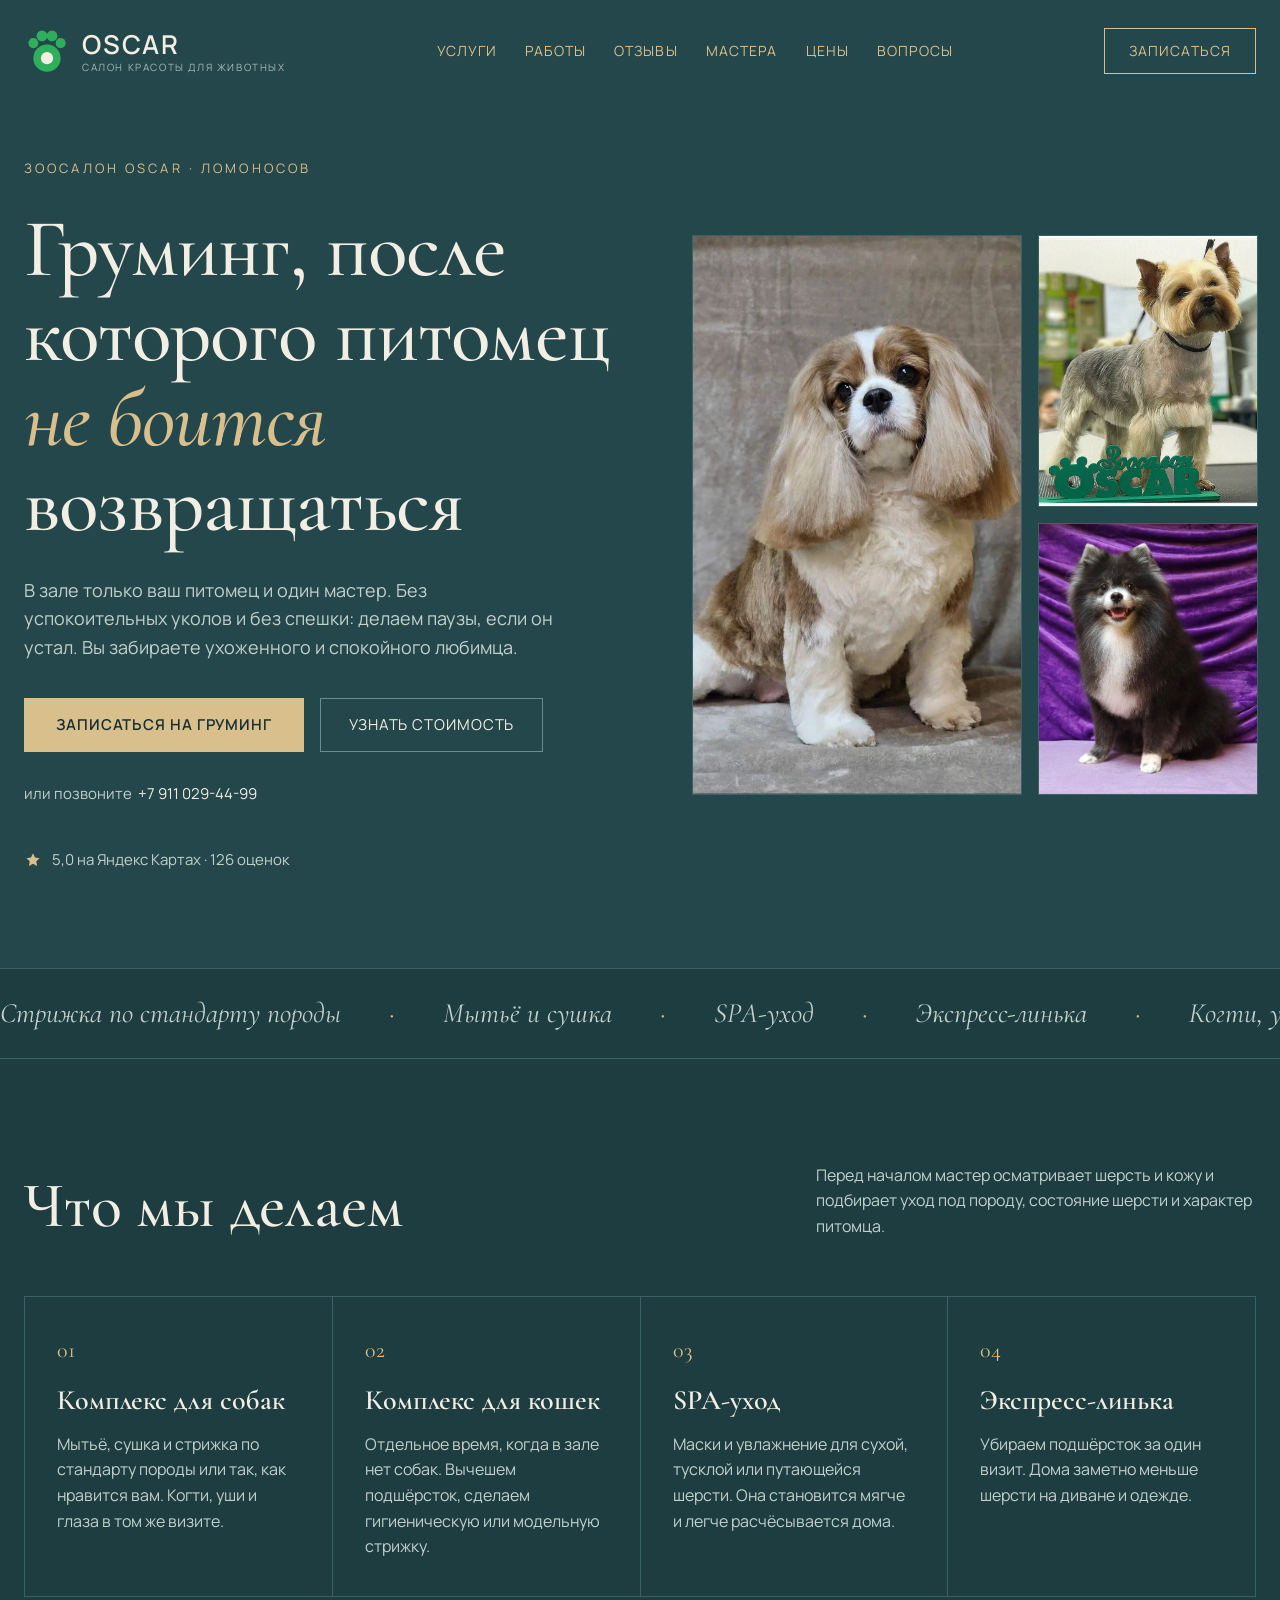
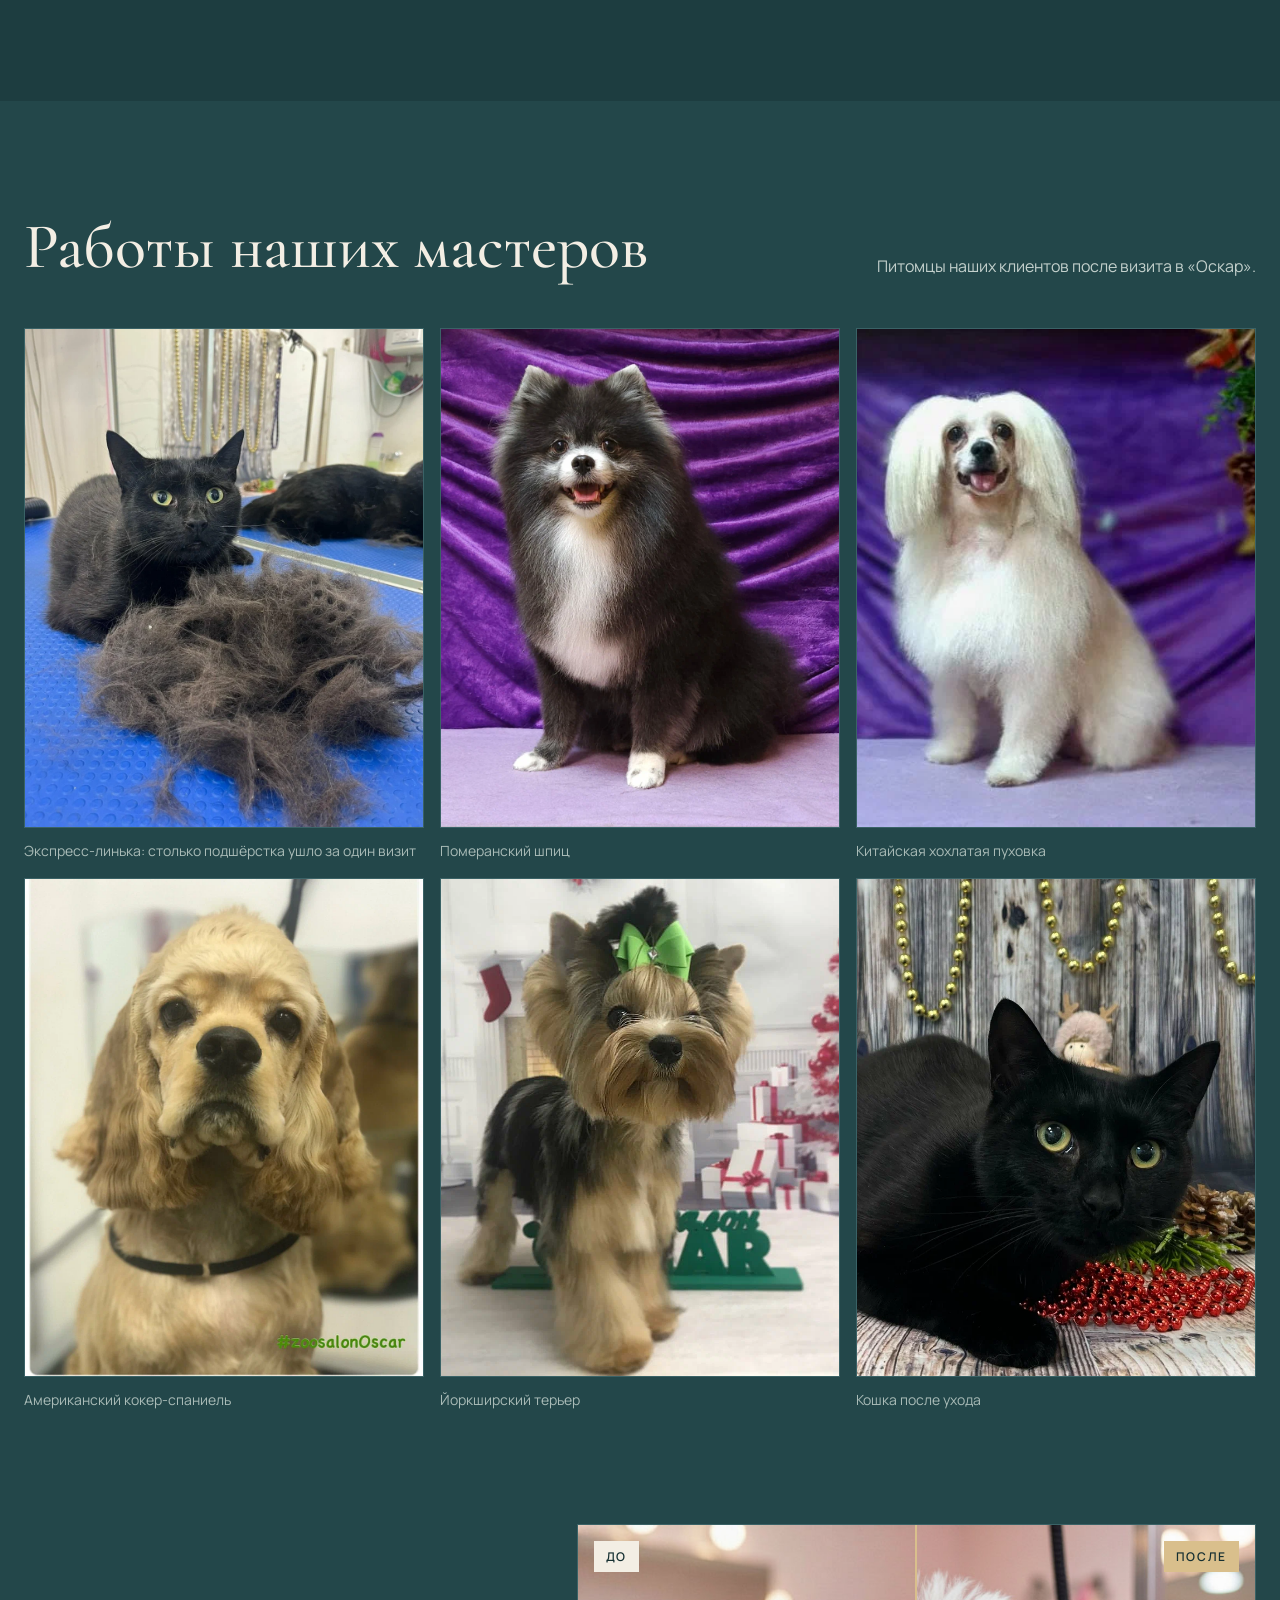
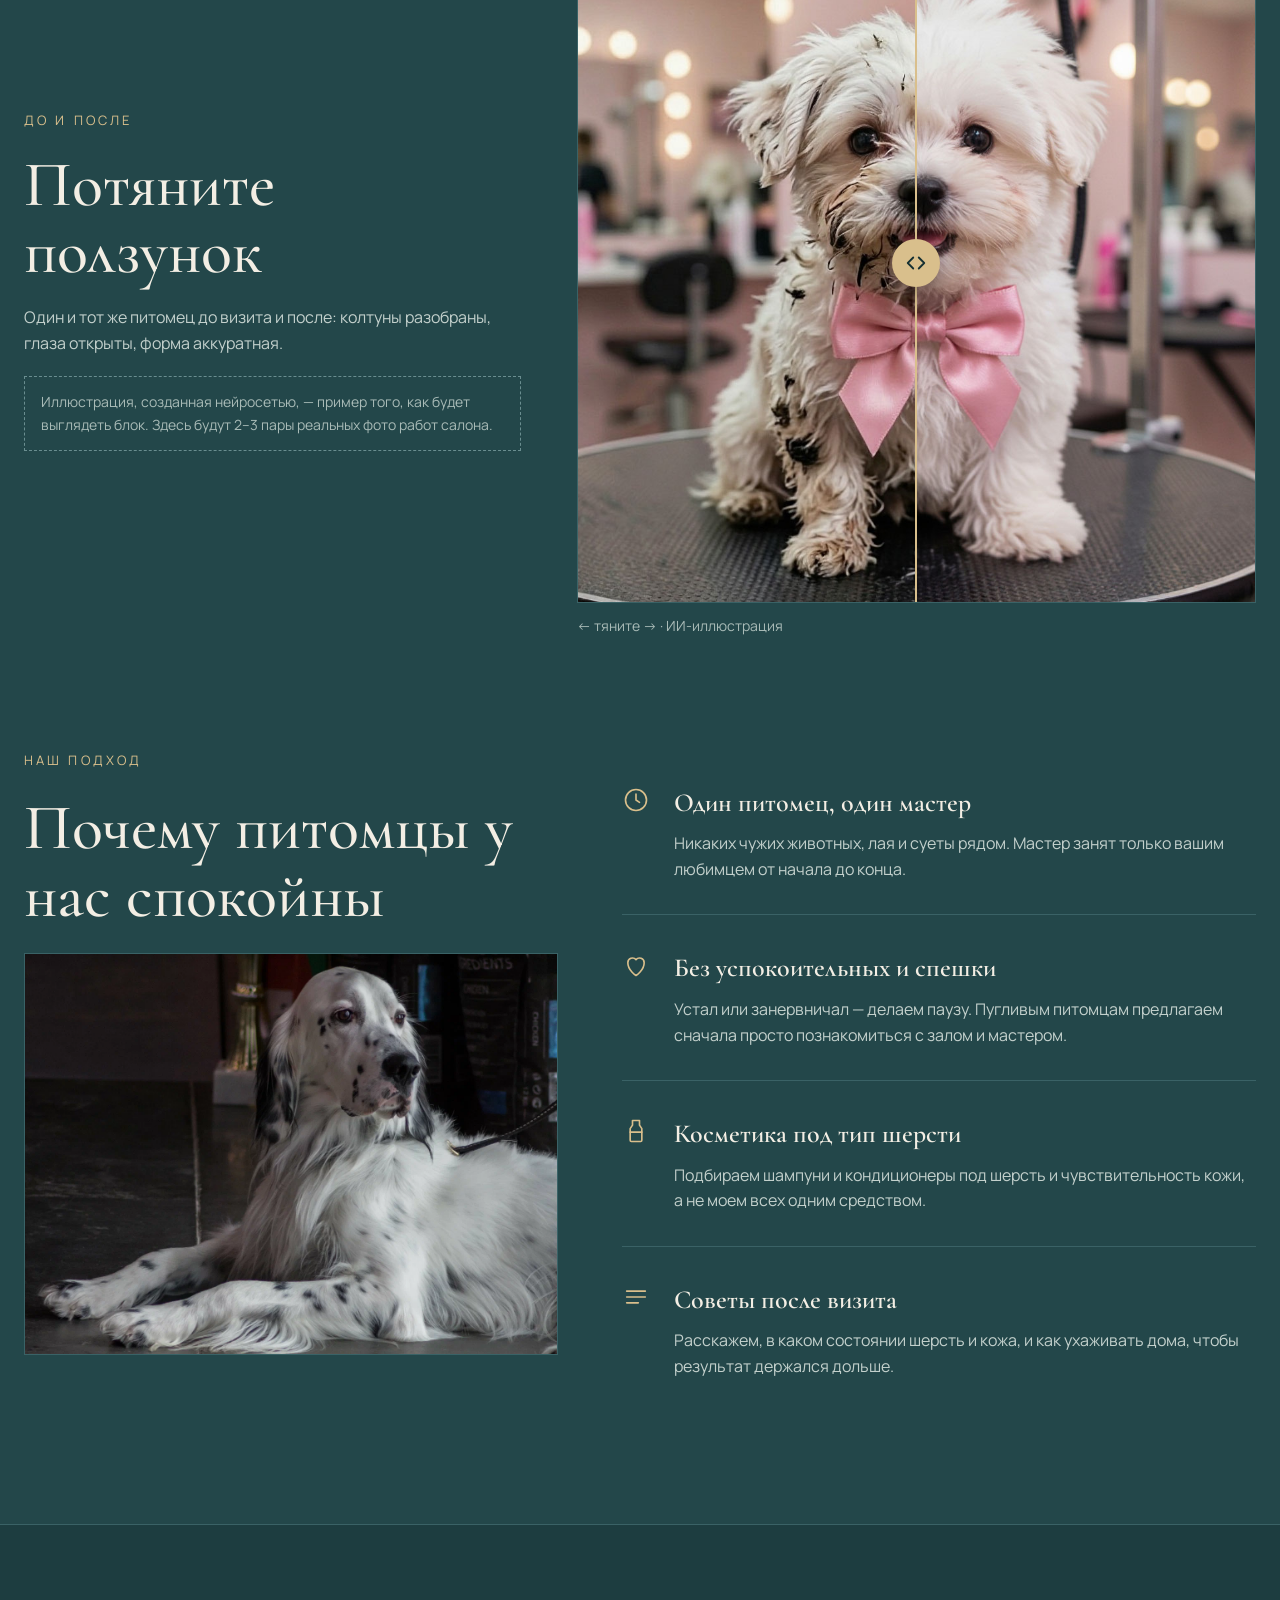
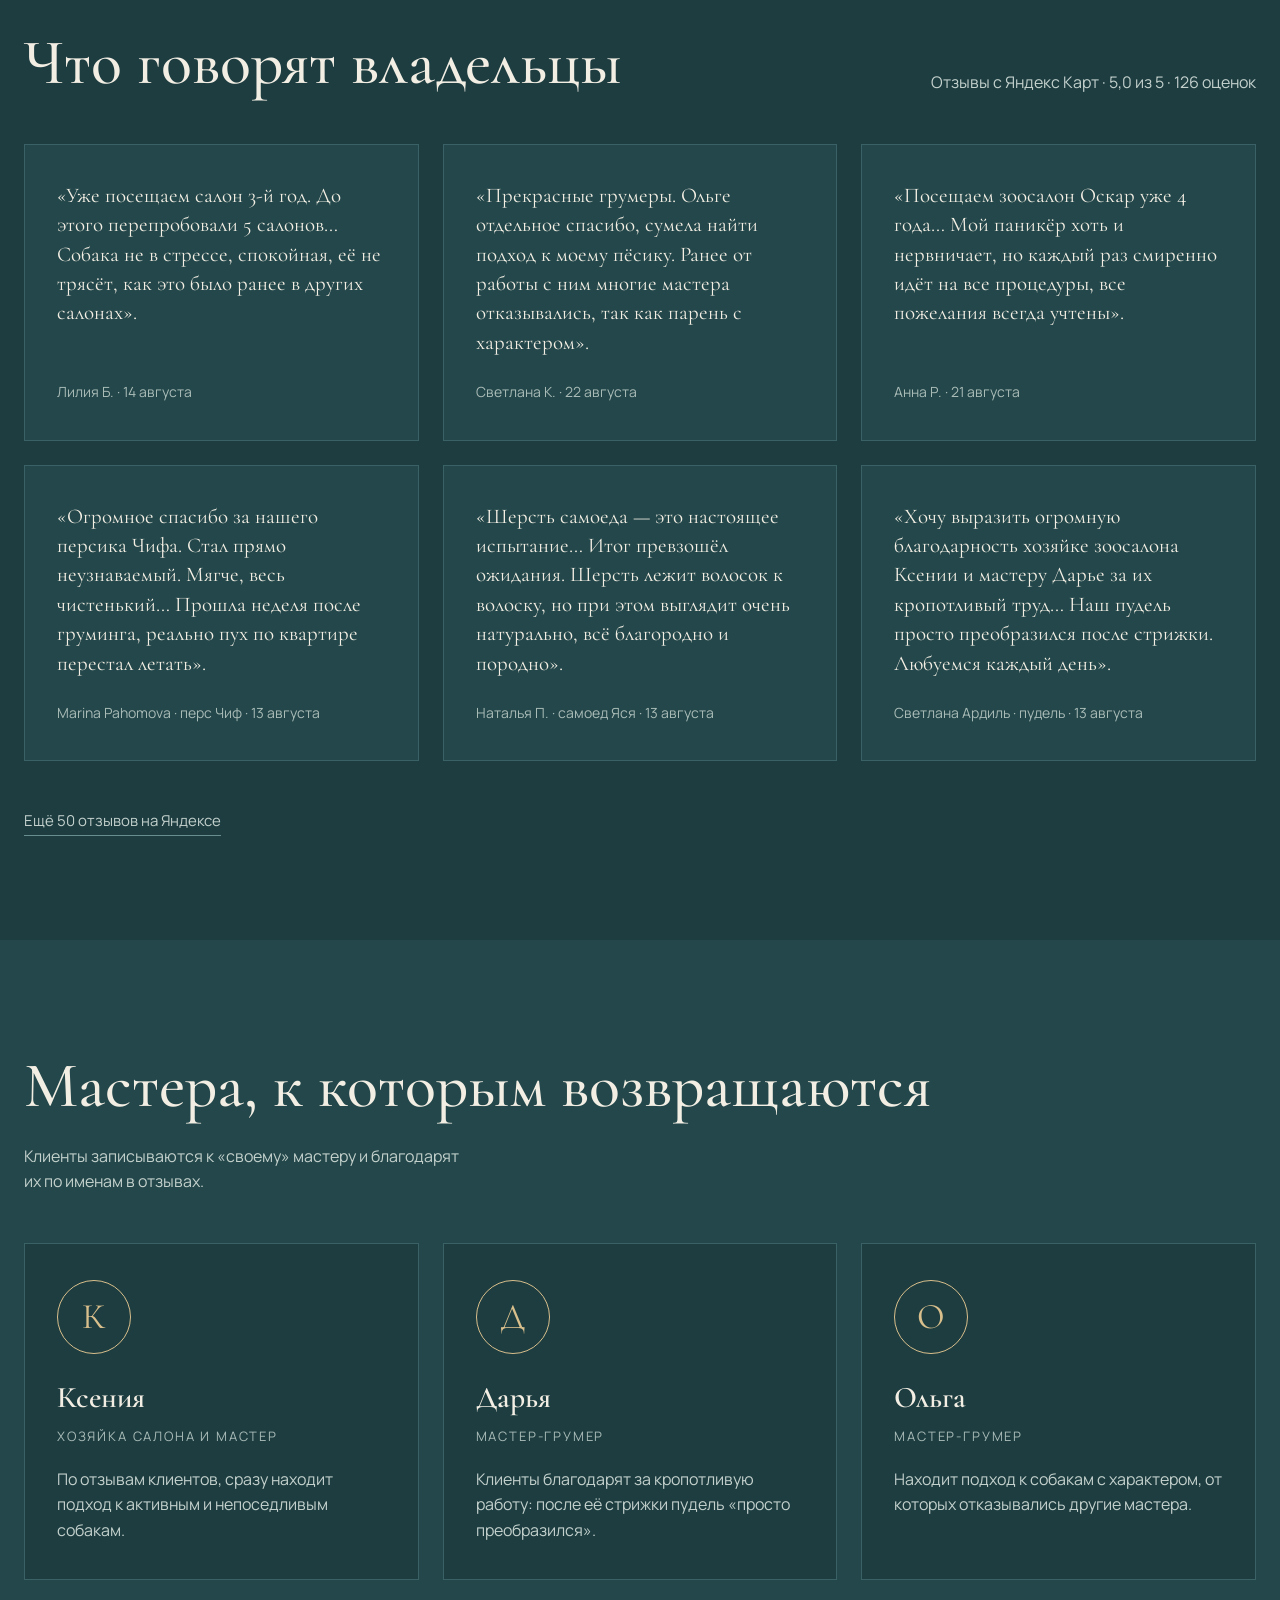
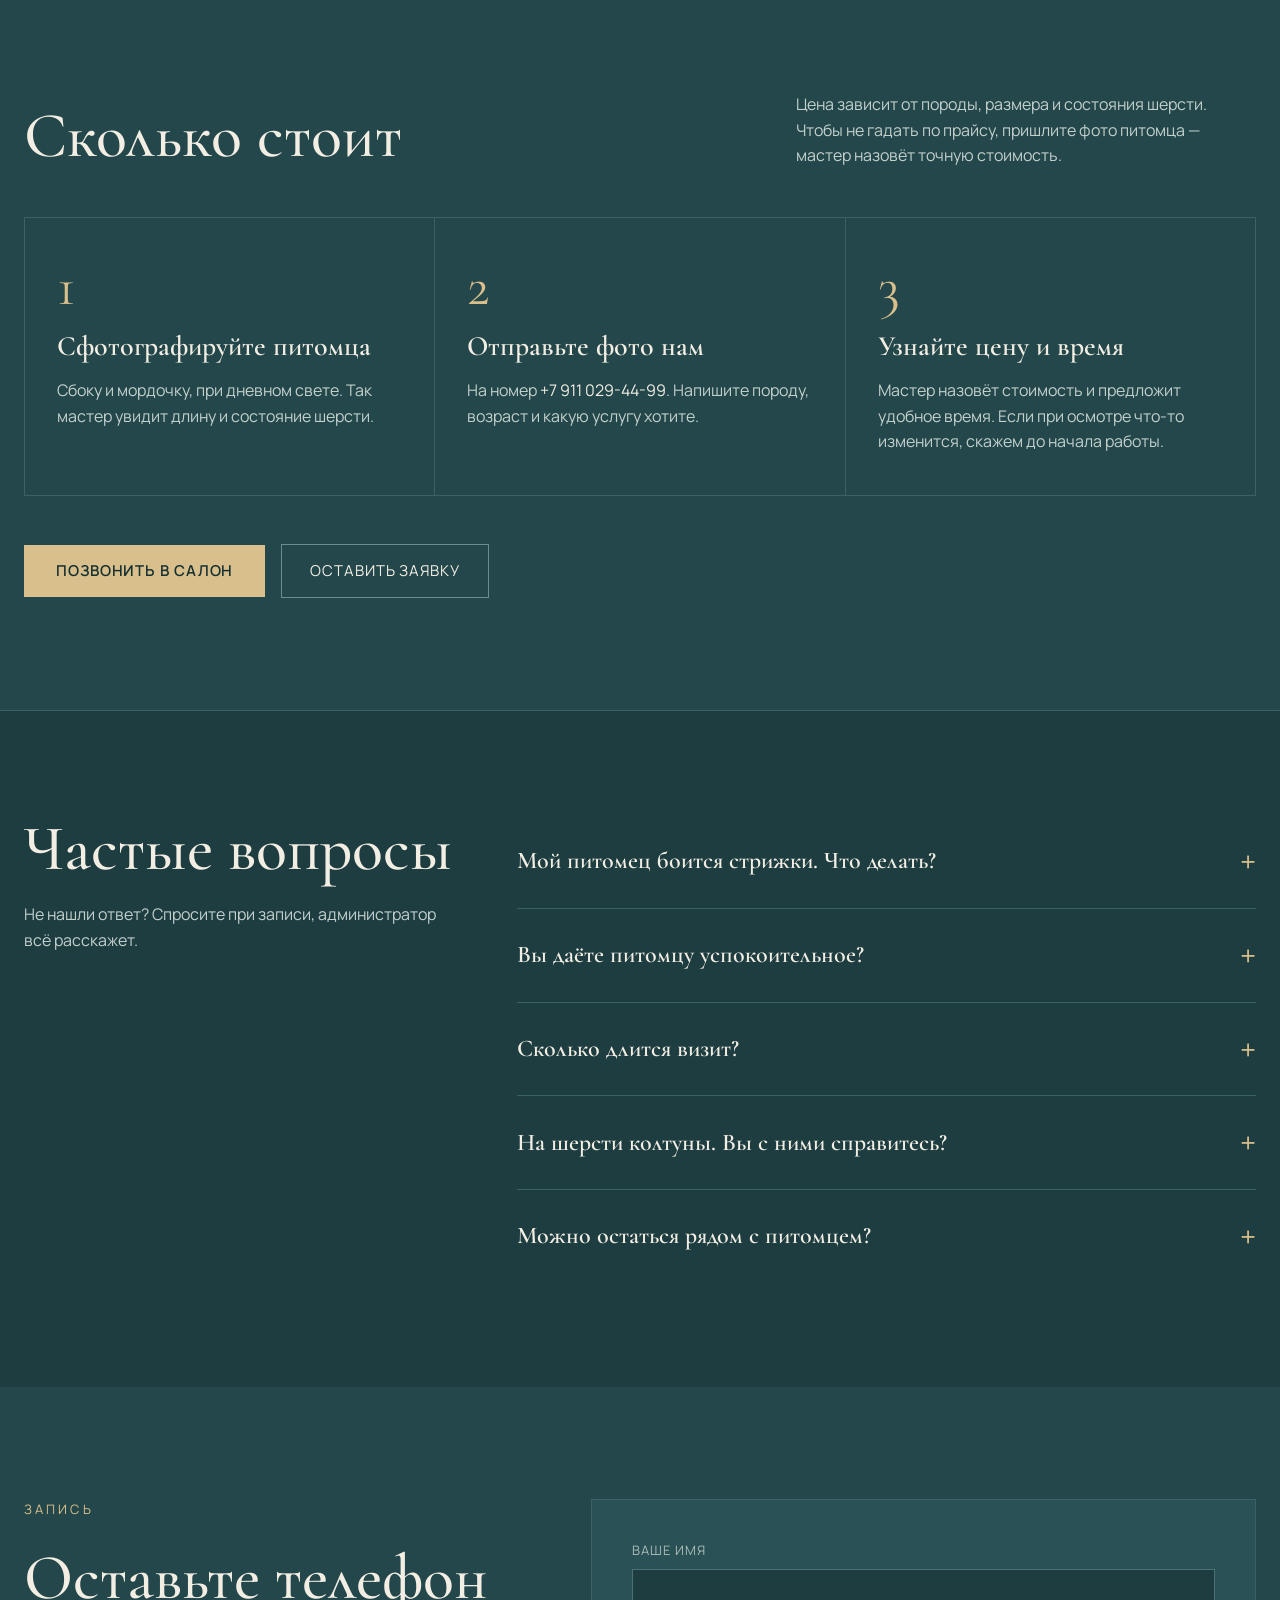
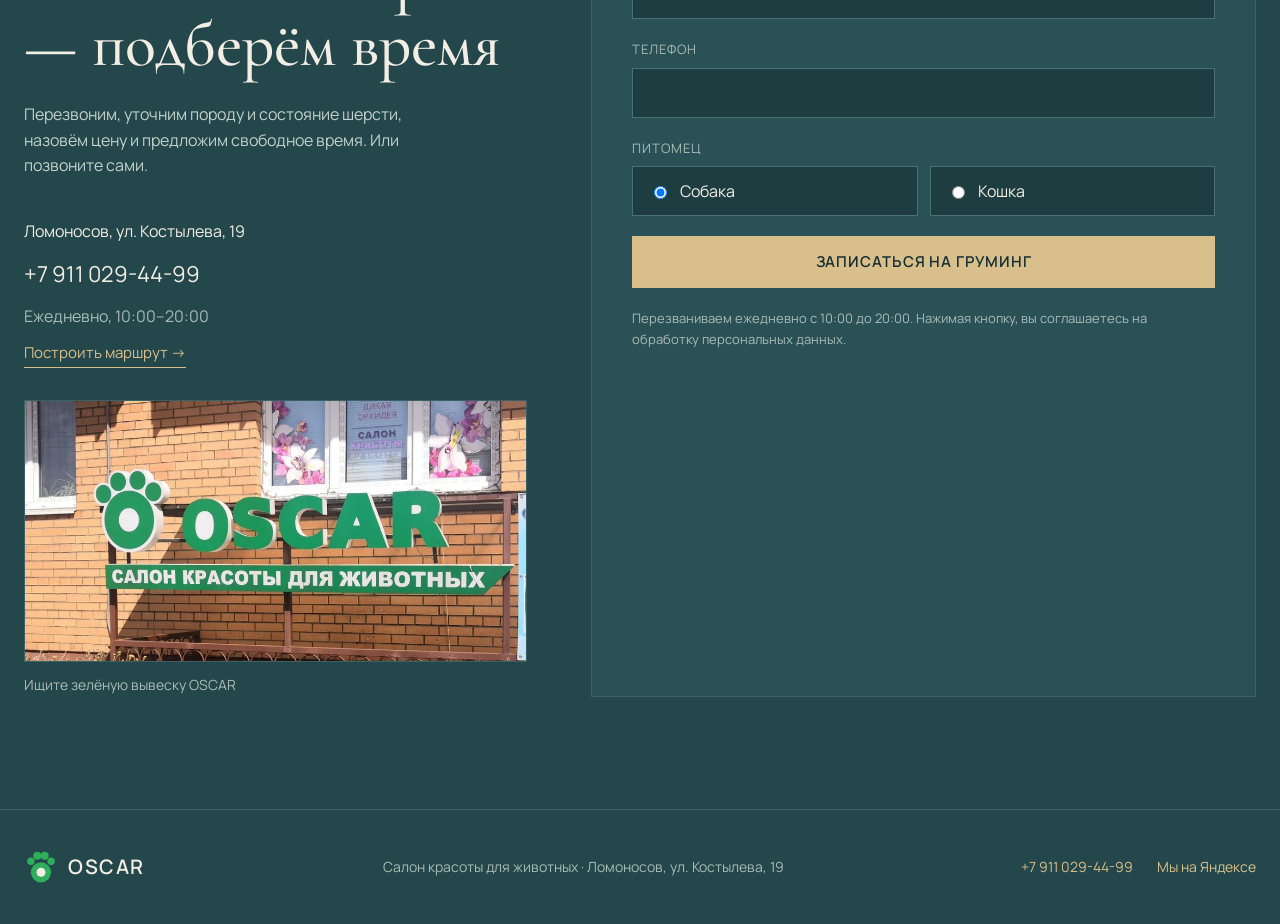
<file: index.html>
<!doctype html>
<html lang="ru">
<head>
<meta charset="utf-8">
<meta name="viewport" content="width=device-width, initial-scale=1">
<meta name="robots" content="noindex, nofollow">
<title>Оскар — зоосалон, груминг для собак и кошек</title>
<link rel="preconnect" href="https://fonts.googleapis.com">
<link href="https://fonts.googleapis.com/css2?family=Cormorant+Garamond:ital,wght@0,500;0,600;1,500&amp;family=Manrope:wght@400;500;600&amp;display=swap" rel="stylesheet">
<style>
body{margin:0;background:#23474A}
a{color:#D9BF8C;text-decoration:none}a:hover{color:#F3E3C0}
summary{list-style:none;cursor:pointer}
summary::-webkit-details-marker{display:none}

.btn{position:relative;overflow:hidden;isolation:isolate;transition:transform .15s ease,box-shadow .35s ease,border-color .2s ease,background-color .2s ease}
.btn-primary::after{content:"";position:absolute;inset:0;z-index:-1;background:linear-gradient(100deg,transparent 30%,rgba(255,255,255,.4) 50%,transparent 70%);transform:translateX(-110%);transition:transform .6s ease}
.btn-primary:hover,.btn-primary:focus-visible{transform:translateY(-2px);box-shadow:0 12px 30px -10px rgba(0,0,0,.45),0 0 32px -6px color-mix(in srgb,var(--accent) 70%,transparent)}
.btn-primary:hover::after,.btn-primary:focus-visible::after{transform:translateX(110%)}
.btn-ghost:hover,.btn-ghost:focus-visible{transform:translateY(-2px);border-color:var(--accent)!important;box-shadow:0 0 28px -6px color-mix(in srgb,var(--accent) 60%,transparent)}
.btn:active{transform:translateY(0) scale(.98)}
.btn-pulse{animation:pulseRing 2.8s ease-out 1.6s infinite}
.btn-pulse:hover,.btn-pulse:focus-visible{animation:none}
@keyframes pulseRing{0%{box-shadow:0 0 0 0 color-mix(in srgb,var(--accent) 45%,transparent)}70%{box-shadow:0 0 0 16px color-mix(in srgb,var(--accent) 0%,transparent)}100%{box-shadow:0 0 0 0 color-mix(in srgb,var(--accent) 0%,transparent)}}

.hero-text>*{animation:fadeUp .8s ease backwards}
.hero-text>:nth-child(1){animation-delay:.05s}
.hero-text>:nth-child(2){animation:fadeUp 1s cubic-bezier(.2,.8,.2,1) .2s backwards}
.hero-text>:nth-child(3){animation-delay:.55s}
.hero-text>:nth-child(4){animation-delay:.7s}
.hero-text>:nth-child(5){animation-delay:.85s}
.hero-photo{animation:photoIn 1.2s cubic-bezier(.2,.8,.2,1) .15s backwards}
.hero-photo.d2{animation-delay:.35s}
.hero-photo.d3{animation-delay:.5s}
.hero-zoom{animation:slowZoom 20s ease-in-out infinite alternate}
@keyframes photoIn{from{opacity:0;transform:translateY(30px) scale(.97)}}
@keyframes slowZoom{to{transform:scale(1.07)}}
@keyframes fadeUp{from{opacity:0;transform:translateY(16px)}}

.ticker-track{animation:ticker 45s linear infinite}
.ticker:hover .ticker-track{animation-play-state:paused}
@keyframes ticker{to{transform:translateX(-50%)}}

.card{transition:background-color .3s ease}
.card:hover{background-color:#244A4D!important}
.card-num{display:inline-block;transition:transform .3s ease}
.card:hover .card-num{transform:translateX(6px)}

.work-img{position:relative;overflow:hidden}
.work-img img{transition:transform .8s cubic-bezier(.2,.8,.2,1)}
.work:hover .work-img img{transform:scale(1.05)}
.work-img::after{content:"";position:absolute;inset:0;background:linear-gradient(105deg,transparent 35%,rgba(255,255,255,.22) 50%,transparent 65%);transform:translateX(-120%);transition:transform .8s ease;pointer-events:none}
.work:hover .work-img::after{transform:translateX(120%)}

.review{transition:transform .45s cubic-bezier(.2,.8,.2,1.2),border-color .3s ease,box-shadow .45s ease}
.review:hover{transform:translateY(-6px);border-color:var(--accent)!important;box-shadow:0 24px 40px -24px rgba(0,0,0,.6)}

.row{transition:background-color .25s ease}
.row:hover{background-color:rgba(255,255,255,.04)}
.row-name{display:inline-block;transition:transform .25s ease,color .25s ease}
.row:hover .row-name{transform:translateX(6px);color:var(--accent)}

.faq-plus{display:inline-block;transition:transform .25s ease}
details[open] .faq-plus{transform:rotate(45deg)}
details[open] .faq-a{animation:fadeUp .4s ease}

@supports (animation-timeline: view()){
.reveal{animation:reveal linear both;animation-timeline:view();animation-range:entry 0% entry 70%}
}
@keyframes reveal{from{opacity:.2;transform:translateY(48px) scale(.97)}}

.grid-4{grid-template-columns:repeat(4,minmax(0,1fr))}
.grid-3{grid-template-columns:repeat(3,minmax(0,1fr))}
@media (max-width:1100px){.grid-4{grid-template-columns:repeat(2,minmax(0,1fr))}}
@media (max-width:900px){.grid-3{grid-template-columns:repeat(2,minmax(0,1fr))}}
@media (max-width:620px){.grid-4,.grid-3{grid-template-columns:minmax(0,1fr)}header nav{display:none!important}}

@media (prefers-reduced-motion: reduce){*,*::before,*::after{animation:none!important;transition:none!important}}
</style>
</head>
<body>
<div style="--accent: #D9BF8C; background: #23474A; color: #F3EEE4; font-family: 'Manrope', system-ui, sans-serif; font-size: 16px; line-height: 1.6; min-height: 100vh; overflow-x: hidden">

<header style="max-width: 1240px; margin: 0 auto; padding: 28px 24px; display: flex; flex-wrap: wrap; align-items: center; justify-content: space-between; gap: 20px">
<a href="#top" aria-label="Зоосалон OSCAR — на главную" style="display: inline-flex; align-items: center; gap: 12px; color: #F3EEE4">
<svg width="46" height="46" viewBox="0 0 64 64" aria-hidden="true"><circle cx="13" cy="21" r="7" fill="#2FAE5B"></circle><circle cx="25" cy="11" r="7.5" fill="#2FAE5B"></circle><circle cx="39" cy="11" r="7.5" fill="#2FAE5B"></circle><circle cx="51" cy="21" r="7" fill="#2FAE5B"></circle><circle cx="32" cy="42" r="19" fill="#2FAE5B"></circle><circle cx="32" cy="42" r="8.5" fill="#F3EEE4"></circle></svg>
<span style="display: flex; flex-direction: column; line-height: 1">
<span style="font-family: 'Manrope', sans-serif; font-weight: 600; font-size: 26px; letter-spacing: 0.08em">OSCAR</span>
<span style="margin-top: 5px; font-size: 10px; letter-spacing: 0.16em; text-transform: uppercase; color: #A9BBB7">салон красоты для животных</span>
</span>
</a>
<nav aria-label="Основное меню" style="display: flex; flex-wrap: wrap; gap: 28px; font-size: 14px; letter-spacing: 0.08em; text-transform: uppercase">
<a href="#services">Услуги</a>
<a href="#gallery">Работы</a>
<a href="#reviews">Отзывы</a>
<a href="#masters">Мастера</a>
<a href="#prices">Цены</a>
<a href="#faq">Вопросы</a>
</nav>
<a href="#booking" class="btn btn-ghost" style="display: inline-flex; align-items: center; min-height: 44px; padding: 0 24px; border: 1px solid #D9BF8C; color: #D9BF8C; font-size: 14px; letter-spacing: 0.08em; text-transform: uppercase">Записаться</a>
</header>

<section id="top" style="max-width: 1240px; margin: 0 auto; padding: 56px 24px 96px; display: flex; flex-wrap: wrap; align-items: center; gap: 64px">
<div class="hero-text" style="flex: 1 1 460px; min-width: 0; display: flex; flex-direction: column; gap: 28px">
<p style="margin: 0; font-size: 13px; letter-spacing: 0.24em; text-transform: uppercase; color: #D9BF8C">Зоосалон OSCAR · Ломоносов</p>
<h1 style="margin: 0; font-family: 'Cormorant Garamond', serif; font-weight: 500; font-size: clamp(46px, 6.4vw, 86px); line-height: 1.04; letter-spacing: -0.01em">Груминг, после которого питомец <em style="font-style: italic; color: #D9BF8C">не боится</em> возвращаться</h1>
<p style="margin: 0; max-width: 540px; font-size: 18px; color: #C3D0CC">В зале только ваш питомец и один мастер. Без успокоительных уколов и без спешки: делаем паузы, если он устал. Вы забираете ухоженного и спокойного любимца.</p>
<div style="display: flex; flex-wrap: wrap; gap: 16px; padding-top: 8px">
<a href="#booking" class="btn btn-primary btn-pulse" style="display: inline-flex; align-items: center; min-height: 52px; padding: 0 32px; background: #D9BF8C; color: #163032; font-weight: 600; font-size: 15px; letter-spacing: 0.06em; text-transform: uppercase">Записаться на груминг</a>
<a href="#prices" class="btn btn-ghost" style="display: inline-flex; align-items: center; min-height: 52px; padding: 0 28px; border: 1px solid #6A8E90; color: #F3EEE4; font-size: 15px; letter-spacing: 0.06em; text-transform: uppercase">Узнать стоимость</a>
<a href="tel:+79110294499" style="display: inline-flex; align-items: center; min-height: 52px; color: #C3D0CC; font-size: 15px">или позвоните <span style="color: #F3EEE4; margin-left: 6px; white-space: nowrap">+7 911 029-44-99</span></a>
</div>
<a href="#reviews" style="display: inline-flex; align-items: center; gap: 10px; color: #C3D0CC; font-size: 15px">
<svg width="18" height="18" viewBox="0 0 24 24" fill="#D9BF8C" aria-hidden="true"><path d="M12 3l2.7 5.6 6.1.9-4.4 4.3 1 6.1L12 17l-5.4 2.9 1-6.1-4.4-4.3 6.1-.9z"></path></svg>
5,0 на Яндекс Картах · 126 оценок
</a>
</div>
<div style="flex: 1 1 420px; min-width: 0; display: flex; gap: 16px; height: 560px">
<div class="hero-photo" style="flex: 3 1 0; min-width: 0; overflow: hidden; border: 1px solid #3A6266">
<img class="hero-zoom" src="assets/708ec0026329f653883b12c59f1dd4dc.webp" alt="Кавалер-кинг-чарльз-спаниель после груминга" style="width: 100%; height: 100%; object-fit: cover; object-position: 60% 40%; display: block">
</div>
<div style="flex: 2 1 0; min-width: 0; display: flex; flex-direction: column; gap: 16px">
<img class="hero-photo d2" src="assets/8cd342a5fe7b913f62588d74935c4891.webp" alt="Йоркширский терьер после стрижки в зоосалоне «Оскар»" style="flex: 1 1 0; min-height: 0; width: 100%; object-fit: cover; object-position: 55% 50%; border: 1px solid #3A6266; display: block">
<img class="hero-photo d3" src="assets/ffdf09cc9b34698e6ad544a0722cc7dc.webp" alt="Померанский шпиц после груминга" style="flex: 1 1 0; min-height: 0; width: 100%; object-fit: cover; object-position: 50% 30%; border: 1px solid #3A6266; display: block">
</div>
</div>
</section>

<div class="ticker" aria-hidden="true" style="border-top: 1px solid #3A6266; background: #1D3D40; overflow: hidden; padding: 22px 0">
<div class="ticker-track" style="display: flex; width: max-content; gap: 48px; font-family: 'Cormorant Garamond', serif; font-style: italic; font-size: 28px; color: #C3D0CC; white-space: nowrap">
<span>Стрижка по стандарту породы</span><span style="color: #D9BF8C">·</span>
<span>Мытьё и сушка</span><span style="color: #D9BF8C">·</span>
<span>SPA-уход</span><span style="color: #D9BF8C">·</span>
<span>Экспресс-линька</span><span style="color: #D9BF8C">·</span>
<span>Когти, уши, глаза</span><span style="color: #D9BF8C">·</span>
<span>Собаки и кошки</span><span style="color: #D9BF8C">·</span>
<span>Стрижка по стандарту породы</span><span style="color: #D9BF8C">·</span>
<span>Мытьё и сушка</span><span style="color: #D9BF8C">·</span>
<span>SPA-уход</span><span style="color: #D9BF8C">·</span>
<span>Экспресс-линька</span><span style="color: #D9BF8C">·</span>
<span>Когти, уши, глаза</span><span style="color: #D9BF8C">·</span>
<span>Собаки и кошки</span><span style="color: #D9BF8C">·</span>
</div>
</div>

<section id="services" style="border-top: 1px solid #3A6266; background: #1D3D40">
<div style="max-width: 1240px; margin: 0 auto; padding: 104px 24px; display: flex; flex-direction: column; gap: 56px">
<div class="reveal" style="display: flex; flex-wrap: wrap; justify-content: space-between; align-items: flex-end; gap: 24px">
<h2 style="margin: 0; font-family: 'Cormorant Garamond', serif; font-weight: 500; font-size: clamp(40px, 5vw, 64px); line-height: 1.05">Что мы делаем</h2>
<p style="margin: 0; max-width: 440px; color: #C3D0CC">Перед началом мастер осматривает шерсть и кожу и подбирает уход под породу, состояние шерсти и характер питомца.</p>
</div>
<div class="grid-4" style="display: grid; gap: 1px; background: #3A6266; border: 1px solid #3A6266">
<div class="card reveal" style="background: #1D3D40; padding: 36px 32px; display: flex; flex-direction: column; gap: 16px">
<span class="card-num" style="font-family: 'Cormorant Garamond', serif; font-size: 22px; color: #D9BF8C">01</span>
<h3 style="margin: 0; font-family: 'Cormorant Garamond', serif; font-weight: 600; font-size: 28px; line-height: 1.15">Комплекс для собак</h3>
<p style="margin: 0; color: #C3D0CC">Мытьё, сушка и стрижка по стандарту породы или так, как нравится вам. Когти, уши и глаза в том же визите.</p>
</div>
<div class="card reveal" style="background: #1D3D40; padding: 36px 32px; display: flex; flex-direction: column; gap: 16px">
<span class="card-num" style="font-family: 'Cormorant Garamond', serif; font-size: 22px; color: #D9BF8C">02</span>
<h3 style="margin: 0; font-family: 'Cormorant Garamond', serif; font-weight: 600; font-size: 28px; line-height: 1.15">Комплекс для кошек</h3>
<p style="margin: 0; color: #C3D0CC">Отдельное время, когда в зале нет собак. Вычешем подшёрсток, сделаем гигиеническую или модельную стрижку.</p>
</div>
<div class="card reveal" style="background: #1D3D40; padding: 36px 32px; display: flex; flex-direction: column; gap: 16px">
<span class="card-num" style="font-family: 'Cormorant Garamond', serif; font-size: 22px; color: #D9BF8C">03</span>
<h3 style="margin: 0; font-family: 'Cormorant Garamond', serif; font-weight: 600; font-size: 28px; line-height: 1.15">SPA-уход</h3>
<p style="margin: 0; color: #C3D0CC">Маски и увлажнение для сухой, тусклой или путающейся шерсти. Она становится мягче и легче расчёсывается дома.</p>
</div>
<div class="card reveal" style="background: #1D3D40; padding: 36px 32px; display: flex; flex-direction: column; gap: 16px">
<span class="card-num" style="font-family: 'Cormorant Garamond', serif; font-size: 22px; color: #D9BF8C">04</span>
<h3 style="margin: 0; font-family: 'Cormorant Garamond', serif; font-weight: 600; font-size: 28px; line-height: 1.15">Экспресс-линька</h3>
<p style="margin: 0; color: #C3D0CC">Убираем подшёрсток за один визит. Дома заметно меньше шерсти на диване и одежде.</p>
</div>
</div>
</div>
</section>

<section id="gallery" style="max-width: 1240px; margin: 0 auto; padding: 112px 24px 0; display: flex; flex-direction: column; gap: 48px">
<div class="reveal" style="display: flex; flex-wrap: wrap; justify-content: space-between; align-items: flex-end; gap: 24px">
<h2 style="margin: 0; font-family: 'Cormorant Garamond', serif; font-weight: 500; font-size: clamp(40px, 5vw, 64px); line-height: 1.05">Работы наших мастеров</h2>
<p style="margin: 0; max-width: 440px; color: #C3D0CC">Питомцы наших клиентов после визита в «Оскар».</p>
</div>
<div class="grid-3" style="display: grid; gap: 16px">
<figure class="work reveal" style="margin: 0; display: flex; flex-direction: column; gap: 12px">
<div class="work-img" style="border: 1px solid #3A6266"><img src="assets/8e9c6bc560d09301a513e789d76a0b63.webp" alt="Кошка рядом с вычесанным подшёрстком" style="width: 100%; aspect-ratio: 4 / 5; object-fit: cover; display: block"></div>
<figcaption style="font-size: 14px; color: #A9BBB7">Экспресс-линька: столько подшёрстка ушло за один визит</figcaption>
</figure>
<figure class="work reveal" style="margin: 0; display: flex; flex-direction: column; gap: 12px">
<div class="work-img" style="border: 1px solid #3A6266"><img src="assets/ffdf09cc9b34698e6ad544a0722cc7dc.webp" alt="Померанский шпиц после груминга" style="width: 100%; aspect-ratio: 4 / 5; object-fit: cover; object-position: 50% 30%; display: block"></div>
<figcaption style="font-size: 14px; color: #A9BBB7">Померанский шпиц</figcaption>
</figure>
<figure class="work reveal" style="margin: 0; display: flex; flex-direction: column; gap: 12px">
<div class="work-img" style="border: 1px solid #3A6266"><img src="assets/50b9c3ec82f451b6317962e75ff779f9.webp" alt="Китайская хохлатая пуховка после груминга" style="width: 100%; aspect-ratio: 4 / 5; object-fit: cover; display: block"></div>
<figcaption style="font-size: 14px; color: #A9BBB7">Китайская хохлатая пуховка</figcaption>
</figure>
<figure class="work reveal" style="margin: 0; display: flex; flex-direction: column; gap: 12px">
<div class="work-img" style="border: 1px solid #3A6266"><img src="assets/a73b22869cf956723b9e4f4aa5933782.webp" alt="Американский кокер-спаниель после стрижки" style="width: 100%; aspect-ratio: 4 / 5; object-fit: cover; object-position: 50% 30%; display: block"></div>
<figcaption style="font-size: 14px; color: #A9BBB7">Американский кокер-спаниель</figcaption>
</figure>
<figure class="work reveal" style="margin: 0; display: flex; flex-direction: column; gap: 12px">
<div class="work-img" style="border: 1px solid #3A6266"><img src="assets/9c9fb00151b979ef872e32b84ccf3746.webp" alt="Йоркширский терьер с бантиком после стрижки" style="width: 100%; aspect-ratio: 4 / 5; object-fit: cover; object-position: 40% 50%; display: block"></div>
<figcaption style="font-size: 14px; color: #A9BBB7">Йоркширский терьер</figcaption>
</figure>
<figure class="work reveal" style="margin: 0; display: flex; flex-direction: column; gap: 12px">
<div class="work-img" style="border: 1px solid #3A6266"><img src="assets/5b254f0060e989db8b30de5a58d707b7.webp" alt="Чёрная кошка после ухода, новогодняя фотосессия" style="width: 100%; aspect-ratio: 4 / 5; object-fit: cover; object-position: 70% 50%; display: block"></div>
<figcaption style="font-size: 14px; color: #A9BBB7">Кошка после ухода</figcaption>
</figure>
</div>
</section>

<section id="before-after" style="max-width: 1240px; margin: 0 auto; padding: 112px 24px 0; display: flex; flex-wrap: wrap; align-items: center; gap: 56px">
<div class="reveal" style="flex: 1 1 340px; min-width: 0; display: flex; flex-direction: column; gap: 20px">
<p style="margin: 0; font-size: 13px; letter-spacing: 0.24em; text-transform: uppercase; color: #D9BF8C">До и после</p>
<h2 style="margin: 0; font-family: 'Cormorant Garamond', serif; font-weight: 500; font-size: clamp(40px, 5vw, 64px); line-height: 1.05">Потяните ползунок</h2>
<p style="margin: 0; color: #C3D0CC">Один и тот же питомец до визита и после: колтуны разобраны, глаза открыты, форма аккуратная.</p>
<p style="margin: 0; padding: 14px 16px; border: 1px dashed #6A8E90; color: #A9BBB7; font-size: 14px">Иллюстрация, созданная нейросетью, — пример того, как будет выглядеть блок. Здесь будут 2–3 пары реальных фото работ салона.</p>
</div>
<div class="reveal" style="flex: 1.4 1 460px; min-width: 0">
<div style="position: relative; aspect-ratio: 1 / 1; overflow: hidden; border: 1px solid #3A6266; user-select: none">
<img src="assets/f25aee4f818fcbc0d5a6ce5c21731775.jpg" alt="Пример: белая собака после груминга" draggable="false" style="position: absolute; inset: 0; width: 100%; height: 100%; object-fit: cover; display: block">
<span style="position: absolute; top: 16px; right: 16px; padding: 6px 12px; background: #D9BF8C; color: #163032; font-size: 12px; font-weight: 600; letter-spacing: 0.14em; text-transform: uppercase">После</span>
<img id="ba-before" src="assets/907a082b8626ee091ebb6a2b9a856386.jpg" alt="Пример: та же собака до груминга, шерсть грязная и спутанная" draggable="false" style="position: absolute; inset: 0; width: 100%; height: 100%; object-fit: cover; display: block; clip-path: inset(0 50% 0 0)">
<span style="position: absolute; top: 16px; left: 16px; padding: 6px 12px; background: #F3EEE4; color: #163032; font-size: 12px; font-weight: 600; letter-spacing: 0.14em; text-transform: uppercase">До</span>
<div id="ba-handle" aria-hidden="true" style="position: absolute; top: 0; bottom: 0; left: 50%; width: 2px; margin-left: -1px; background: #D9BF8C; pointer-events: none">
<div style="position: absolute; top: 50%; left: 50%; width: 48px; height: 48px; margin: -24px 0 0 -24px; border-radius: 50%; background: #D9BF8C; color: #163032; display: grid; place-items: center; box-shadow: 0 8px 24px -8px rgba(0,0,0,.6)">
<svg width="22" height="22" viewBox="0 0 24 24" fill="none" stroke="currentColor" stroke-width="2" stroke-linecap="round" stroke-linejoin="round"><path d="M9 6l-6 6 6 6"></path><path d="M15 6l6 6-6 6"></path></svg>
</div>
</div>
<input type="range" min="0" max="100" id="ba-range" value="50" aria-label="Сравнить фото до и после" style="position: absolute; inset: 0; width: 100%; height: 100%; margin: 0; opacity: 0; cursor: ew-resize">
</div>
<p style="margin: 12px 0 0; font-size: 14px; color: #A9BBB7">← тяните → · ИИ-иллюстрация</p>
</div>
</section>

<section id="approach" style="max-width: 1240px; margin: 0 auto; padding: 112px 24px; display: flex; flex-wrap: wrap; gap: 64px">
<div class="reveal" style="flex: 1 1 360px; min-width: 0; display: flex; flex-direction: column; gap: 24px">
<p style="margin: 0; font-size: 13px; letter-spacing: 0.24em; text-transform: uppercase; color: #D9BF8C">Наш подход</p>
<h2 style="margin: 0; font-family: 'Cormorant Garamond', serif; font-weight: 500; font-size: clamp(40px, 5vw, 64px); line-height: 1.05">Почему питомцы у нас спокойны</h2>
<div class="work-img" style="border: 1px solid #3A6266"><img class="hero-zoom" src="assets/c146ffe0b39a17c32edf4ad2f454d2c6.webp" alt="Английский сеттер спокойно лежит в салоне" style="width: 100%; height: 400px; object-fit: cover; object-position: 50% 30%; display: block"></div>
</div>
<div style="flex: 1 1 460px; min-width: 0; display: flex; flex-direction: column">
<div class="reveal" style="padding: 32px 0; border-bottom: 1px solid #3A6266; display: flex; gap: 24px">
<svg width="28" height="28" viewBox="0 0 24 24" fill="none" stroke="#D9BF8C" stroke-width="1.4" stroke-linecap="round" stroke-linejoin="round" aria-hidden="true" style="flex: none; margin-top: 4px"><circle cx="12" cy="12" r="9"></circle><path d="M12 7v5l3 2"></path></svg>
<div style="display: flex; flex-direction: column; gap: 8px">
<h3 style="margin: 0; font-family: 'Cormorant Garamond', serif; font-weight: 600; font-size: 26px">Один питомец, один мастер</h3>
<p style="margin: 0; color: #C3D0CC">Никаких чужих животных, лая и суеты рядом. Мастер занят только вашим любимцем от начала до конца.</p>
</div>
</div>
<div class="reveal" style="padding: 32px 0; border-bottom: 1px solid #3A6266; display: flex; gap: 24px">
<svg width="28" height="28" viewBox="0 0 24 24" fill="none" stroke="#D9BF8C" stroke-width="1.4" stroke-linecap="round" stroke-linejoin="round" aria-hidden="true" style="flex: none; margin-top: 4px"><path d="M12 21s-7-4.5-7-11a4 4 0 0 1 7-2.6A4 4 0 0 1 19 10c0 6.5-7 11-7 11z"></path></svg>
<div style="display: flex; flex-direction: column; gap: 8px">
<h3 style="margin: 0; font-family: 'Cormorant Garamond', serif; font-weight: 600; font-size: 26px">Без успокоительных и спешки</h3>
<p style="margin: 0; color: #C3D0CC">Устал или занервничал — делаем паузу. Пугливым питомцам предлагаем сначала просто познакомиться с залом и мастером.</p>
</div>
</div>
<div class="reveal" style="padding: 32px 0; border-bottom: 1px solid #3A6266; display: flex; gap: 24px">
<svg width="28" height="28" viewBox="0 0 24 24" fill="none" stroke="#D9BF8C" stroke-width="1.4" stroke-linecap="round" stroke-linejoin="round" aria-hidden="true" style="flex: none; margin-top: 4px"><path d="M9 3h6v4l2 3v10a1 1 0 0 1-1 1H8a1 1 0 0 1-1-1V10l2-3z"></path><path d="M7 13h10"></path></svg>
<div style="display: flex; flex-direction: column; gap: 8px">
<h3 style="margin: 0; font-family: 'Cormorant Garamond', serif; font-weight: 600; font-size: 26px">Косметика под тип шерсти</h3>
<p style="margin: 0; color: #C3D0CC">Подбираем шампуни и кондиционеры под шерсть и чувствительность кожи, а не моем всех одним средством.</p>
</div>
</div>
<div class="reveal" style="padding: 32px 0; display: flex; gap: 24px">
<svg width="28" height="28" viewBox="0 0 24 24" fill="none" stroke="#D9BF8C" stroke-width="1.4" stroke-linecap="round" stroke-linejoin="round" aria-hidden="true" style="flex: none; margin-top: 4px"><path d="M4 7h16M4 12h16M4 17h10"></path></svg>
<div style="display: flex; flex-direction: column; gap: 8px">
<h3 style="margin: 0; font-family: 'Cormorant Garamond', serif; font-weight: 600; font-size: 26px">Советы после визита</h3>
<p style="margin: 0; color: #C3D0CC">Расскажем, в каком состоянии шерсть и кожа, и как ухаживать дома, чтобы результат держался дольше.</p>
</div>
</div>
</div>
</section>

<section id="reviews" style="border-top: 1px solid #3A6266; background: #1D3D40">
<div style="max-width: 1240px; margin: 0 auto; padding: 104px 24px; display: flex; flex-direction: column; gap: 48px">
<div class="reveal" style="display: flex; flex-wrap: wrap; justify-content: space-between; align-items: flex-end; gap: 24px">
<h2 style="margin: 0; font-family: 'Cormorant Garamond', serif; font-weight: 500; font-size: clamp(40px, 5vw, 64px); line-height: 1.05">Что говорят владельцы</h2>
<p style="margin: 0; color: #C3D0CC">Отзывы с Яндекс Карт · 5,0 из 5 · 126 оценок</p>
</div>
<div class="grid-3" style="display: grid; gap: 24px">
<figure class="review reveal" style="margin: 0; padding: 36px 32px; background: #23474A; border: 1px solid #3A6266; display: flex; flex-direction: column; justify-content: space-between; gap: 24px">
<blockquote style="margin: 0; font-family: 'Cormorant Garamond', serif; font-size: 21px; line-height: 1.4">«Уже посещаем салон 3-й год. До этого перепробовали 5 салонов… Собака не в стрессе, спокойная, её не трясёт, как это было ранее в других салонах».</blockquote>
<figcaption style="font-size: 14px; color: #A9BBB7">Лилия Б. · 14 августа</figcaption>
</figure>
<figure class="review reveal" style="margin: 0; padding: 36px 32px; background: #23474A; border: 1px solid #3A6266; display: flex; flex-direction: column; justify-content: space-between; gap: 24px">
<blockquote style="margin: 0; font-family: 'Cormorant Garamond', serif; font-size: 21px; line-height: 1.4">«Прекрасные грумеры. Ольге отдельное спасибо, сумела найти подход к моему пёсику. Ранее от работы с ним многие мастера отказывались, так как парень с характером».</blockquote>
<figcaption style="font-size: 14px; color: #A9BBB7">Светлана К. · 22 августа</figcaption>
</figure>
<figure class="review reveal" style="margin: 0; padding: 36px 32px; background: #23474A; border: 1px solid #3A6266; display: flex; flex-direction: column; justify-content: space-between; gap: 24px">
<blockquote style="margin: 0; font-family: 'Cormorant Garamond', serif; font-size: 21px; line-height: 1.4">«Посещаем зоосалон Оскар уже 4 года… Мой паникёр хоть и нервничает, но каждый раз смиренно идёт на все процедуры, все пожелания всегда учтены».</blockquote>
<figcaption style="font-size: 14px; color: #A9BBB7">Анна Р. · 21 августа</figcaption>
</figure>
<figure class="review reveal" style="margin: 0; padding: 36px 32px; background: #23474A; border: 1px solid #3A6266; display: flex; flex-direction: column; justify-content: space-between; gap: 24px">
<blockquote style="margin: 0; font-family: 'Cormorant Garamond', serif; font-size: 21px; line-height: 1.4">«Огромное спасибо за нашего персика Чифа. Стал прямо неузнаваемый. Мягче, весь чистенький… Прошла неделя после груминга, реально пух по квартире перестал летать».</blockquote>
<figcaption style="font-size: 14px; color: #A9BBB7">Marina Pahomova · перс Чиф · 13 августа</figcaption>
</figure>
<figure class="review reveal" style="margin: 0; padding: 36px 32px; background: #23474A; border: 1px solid #3A6266; display: flex; flex-direction: column; justify-content: space-between; gap: 24px">
<blockquote style="margin: 0; font-family: 'Cormorant Garamond', serif; font-size: 21px; line-height: 1.4">«Шерсть самоеда — это настоящее испытание… Итог превзошёл ожидания. Шерсть лежит волосок к волоску, но при этом выглядит очень натурально, всё благородно и породно».</blockquote>
<figcaption style="font-size: 14px; color: #A9BBB7">Наталья П. · самоед Яся · 13 августа</figcaption>
</figure>
<figure class="review reveal" style="margin: 0; padding: 36px 32px; background: #23474A; border: 1px solid #3A6266; display: flex; flex-direction: column; justify-content: space-between; gap: 24px">
<blockquote style="margin: 0; font-family: 'Cormorant Garamond', serif; font-size: 21px; line-height: 1.4">«Хочу выразить огромную благодарность хозяйке зоосалона Ксении и мастеру Дарье за их кропотливый труд… Наш пудель просто преобразился после стрижки. Любуемся каждый день».</blockquote>
<figcaption style="font-size: 14px; color: #A9BBB7">Светлана Ардиль · пудель · 13 августа</figcaption>
</figure>
</div>
<a class="reveal" href="https://oscar-ulitsa-kostyleva.clients.site/" target="_blank" rel="noopener" style="align-self: flex-start; color: #C3D0CC; font-size: 15px; border-bottom: 1px solid #6A8E90; padding-bottom: 2px">Ещё 50 отзывов на Яндексе</a>
</div>
</section>

<section id="masters" style="max-width: 1240px; margin: 0 auto; padding: 112px 24px 0; display: flex; flex-direction: column; gap: 48px">
<div class="reveal" style="display: flex; flex-wrap: wrap; justify-content: space-between; align-items: flex-end; gap: 24px">
<h2 style="margin: 0; font-family: 'Cormorant Garamond', serif; font-weight: 500; font-size: clamp(40px, 5vw, 64px); line-height: 1.05">Мастера, к которым возвращаются</h2>
<p style="margin: 0; max-width: 440px; color: #C3D0CC">Клиенты записываются к «своему» мастеру и благодарят их по именам в отзывах.</p>
</div>
<div class="grid-3" style="display: grid; gap: 24px">
<div class="review reveal" style="padding: 36px 32px; background: #1D3D40; border: 1px solid #3A6266; display: flex; flex-direction: column; gap: 20px">
<div aria-hidden="true" style="width: 72px; height: 72px; border-radius: 50%; border: 1px solid #D9BF8C; display: grid; place-items: center; font-family: 'Cormorant Garamond', serif; font-size: 36px; color: #D9BF8C">К</div>
<div style="display: flex; flex-direction: column; gap: 4px">
<h3 style="margin: 0; font-family: 'Cormorant Garamond', serif; font-weight: 600; font-size: 30px">Ксения</h3>
<span style="font-size: 13px; letter-spacing: 0.14em; text-transform: uppercase; color: #A9BBB7">Хозяйка салона и мастер</span>
</div>
<p style="margin: 0; color: #C3D0CC">По отзывам клиентов, сразу находит подход к активным и непоседливым собакам.</p>
</div>
<div class="review reveal" style="padding: 36px 32px; background: #1D3D40; border: 1px solid #3A6266; display: flex; flex-direction: column; gap: 20px">
<div aria-hidden="true" style="width: 72px; height: 72px; border-radius: 50%; border: 1px solid #D9BF8C; display: grid; place-items: center; font-family: 'Cormorant Garamond', serif; font-size: 36px; color: #D9BF8C">Д</div>
<div style="display: flex; flex-direction: column; gap: 4px">
<h3 style="margin: 0; font-family: 'Cormorant Garamond', serif; font-weight: 600; font-size: 30px">Дарья</h3>
<span style="font-size: 13px; letter-spacing: 0.14em; text-transform: uppercase; color: #A9BBB7">Мастер-грумер</span>
</div>
<p style="margin: 0; color: #C3D0CC">Клиенты благодарят за кропотливую работу: после её стрижки пудель «просто преобразился».</p>
</div>
<div class="review reveal" style="padding: 36px 32px; background: #1D3D40; border: 1px solid #3A6266; display: flex; flex-direction: column; gap: 20px">
<div aria-hidden="true" style="width: 72px; height: 72px; border-radius: 50%; border: 1px solid #D9BF8C; display: grid; place-items: center; font-family: 'Cormorant Garamond', serif; font-size: 36px; color: #D9BF8C">О</div>
<div style="display: flex; flex-direction: column; gap: 4px">
<h3 style="margin: 0; font-family: 'Cormorant Garamond', serif; font-weight: 600; font-size: 30px">Ольга</h3>
<span style="font-size: 13px; letter-spacing: 0.14em; text-transform: uppercase; color: #A9BBB7">Мастер-грумер</span>
</div>
<p style="margin: 0; color: #C3D0CC">Находит подход к собакам с характером, от которых отказывались другие мастера.</p>
</div>
</div>
</section>

<section id="prices" style="max-width: 1240px; margin: 0 auto; padding: 112px 24px; display: flex; flex-direction: column; gap: 48px">
<div class="reveal" style="display: flex; flex-wrap: wrap; justify-content: space-between; align-items: flex-end; gap: 24px">
<h2 style="margin: 0; font-family: 'Cormorant Garamond', serif; font-weight: 500; font-size: clamp(40px, 5vw, 64px); line-height: 1.05">Сколько стоит</h2>
<p style="margin: 0; max-width: 460px; color: #C3D0CC">Цена зависит от породы, размера и состояния шерсти. Чтобы не гадать по прайсу, пришлите фото питомца — мастер назовёт точную стоимость.</p>
</div>
<ol class="grid-3" style="list-style: none; margin: 0; padding: 0; display: grid; gap: 1px; background: #3A6266; border: 1px solid #3A6266">
<li class="card reveal" style="background: #23474A; padding: 40px 32px; display: flex; flex-direction: column; gap: 16px">
<span class="card-num" style="font-family: 'Cormorant Garamond', serif; font-size: 56px; line-height: 1; color: #D9BF8C">1</span>
<h3 style="margin: 0; font-family: 'Cormorant Garamond', serif; font-weight: 600; font-size: 28px; line-height: 1.15">Сфотографируйте питомца</h3>
<p style="margin: 0; color: #C3D0CC">Сбоку и мордочку, при дневном свете. Так мастер увидит длину и состояние шерсти.</p>
</li>
<li class="card reveal" style="background: #23474A; padding: 40px 32px; display: flex; flex-direction: column; gap: 16px">
<span class="card-num" style="font-family: 'Cormorant Garamond', serif; font-size: 56px; line-height: 1; color: #D9BF8C">2</span>
<h3 style="margin: 0; font-family: 'Cormorant Garamond', serif; font-weight: 600; font-size: 28px; line-height: 1.15">Отправьте фото нам</h3>
<p style="margin: 0; color: #C3D0CC">На номер <a href="tel:+79110294499" style="color: #F3EEE4; white-space: nowrap">+7 911 029-44-99</a>. Напишите породу, возраст и какую услугу хотите.</p>
</li>
<li class="card reveal" style="background: #23474A; padding: 40px 32px; display: flex; flex-direction: column; gap: 16px">
<span class="card-num" style="font-family: 'Cormorant Garamond', serif; font-size: 56px; line-height: 1; color: #D9BF8C">3</span>
<h3 style="margin: 0; font-family: 'Cormorant Garamond', serif; font-weight: 600; font-size: 28px; line-height: 1.15">Узнайте цену и время</h3>
<p style="margin: 0; color: #C3D0CC">Мастер назовёт стоимость и предложит удобное время. Если при осмотре что-то изменится, скажем до начала работы.</p>
</li>
</ol>
<div class="reveal" style="display: flex; flex-wrap: wrap; align-items: center; gap: 16px">
<a href="tel:+79110294499" class="btn btn-primary" style="display: inline-flex; align-items: center; min-height: 52px; padding: 0 32px; background: #D9BF8C; color: #163032; font-weight: 600; font-size: 15px; letter-spacing: 0.06em; text-transform: uppercase">Позвонить в салон</a>
<a href="#booking" class="btn btn-ghost" style="display: inline-flex; align-items: center; min-height: 52px; padding: 0 28px; border: 1px solid #6A8E90; color: #F3EEE4; font-size: 15px; letter-spacing: 0.06em; text-transform: uppercase">Оставить заявку</a>
</div>
</section>

<section id="faq" style="border-top: 1px solid #3A6266; background: #1D3D40">
<div style="max-width: 1240px; margin: 0 auto; padding: 104px 24px; display: flex; flex-wrap: wrap; gap: 64px">
<div class="reveal" style="flex: 1 1 320px; min-width: 0; display: flex; flex-direction: column; gap: 20px">
<h2 style="margin: 0; font-family: 'Cormorant Garamond', serif; font-weight: 500; font-size: clamp(40px, 5vw, 64px); line-height: 1.05">Частые вопросы</h2>
<p style="margin: 0; color: #C3D0CC">Не нашли ответ? Спросите при записи, администратор всё расскажет.</p>
</div>
<div style="flex: 2 1 520px; min-width: 0; display: flex; flex-direction: column">
<details class="reveal" style="border-bottom: 1px solid #3A6266">
<summary style="min-height: 44px; padding: 24px 0; display: flex; justify-content: space-between; align-items: center; gap: 24px; font-family: 'Cormorant Garamond', serif; font-size: 24px; font-weight: 600">Мой питомец боится стрижки. Что делать?<span class="faq-plus" aria-hidden="true" style="color: #D9BF8C; font-size: 28px; font-family: 'Manrope', sans-serif; font-weight: 400">+</span></summary>
<p class="faq-a" style="margin: 0 0 24px; color: #C3D0CC">Скажите об этом при записи. Мастер работает в спокойном темпе и делает паузы. Для очень пугливых питомцев можно сначала прийти просто познакомиться с залом.</p>
</details>
<details class="reveal" style="border-bottom: 1px solid #3A6266">
<summary style="min-height: 44px; padding: 24px 0; display: flex; justify-content: space-between; align-items: center; gap: 24px; font-family: 'Cormorant Garamond', serif; font-size: 24px; font-weight: 600">Вы даёте питомцу успокоительное?<span class="faq-plus" aria-hidden="true" style="color: #D9BF8C; font-size: 28px; font-family: 'Manrope', sans-serif; font-weight: 400">+</span></summary>
<p class="faq-a" style="margin: 0 0 24px; color: #C3D0CC">Нет, ни уколов, ни таблеток. Если питомец сильно нервничает, мы остановимся и предложим перенести уход, чтобы не закреплять страх.</p>
</details>
<details class="reveal" style="border-bottom: 1px solid #3A6266">
<summary style="min-height: 44px; padding: 24px 0; display: flex; justify-content: space-between; align-items: center; gap: 24px; font-family: 'Cormorant Garamond', serif; font-size: 24px; font-weight: 600">Сколько длится визит?<span class="faq-plus" aria-hidden="true" style="color: #D9BF8C; font-size: 28px; font-family: 'Manrope', sans-serif; font-weight: 400">+</span></summary>
<p class="faq-a" style="margin: 0 0 24px; color: #C3D0CC">Зависит от породы, размера и состояния шерсти. Ориентировочное время назовём при записи, чтобы вы могли спланировать день.</p>
</details>
<details class="reveal" style="border-bottom: 1px solid #3A6266">
<summary style="min-height: 44px; padding: 24px 0; display: flex; justify-content: space-between; align-items: center; gap: 24px; font-family: 'Cormorant Garamond', serif; font-size: 24px; font-weight: 600">На шерсти колтуны. Вы с ними справитесь?<span class="faq-plus" aria-hidden="true" style="color: #D9BF8C; font-size: 28px; font-family: 'Manrope', sans-serif; font-weight: 400">+</span></summary>
<p class="faq-a" style="margin: 0 0 24px; color: #C3D0CC">Мастер оценит их при осмотре. Если расчесать без боли не получится, предложим короткую стрижку и заранее скажем, сколько это стоит.</p>
</details>
<details class="reveal">
<summary style="min-height: 44px; padding: 24px 0; display: flex; justify-content: space-between; align-items: center; gap: 24px; font-family: 'Cormorant Garamond', serif; font-size: 24px; font-weight: 600">Можно остаться рядом с питомцем?<span class="faq-plus" aria-hidden="true" style="color: #D9BF8C; font-size: 28px; font-family: 'Manrope', sans-serif; font-weight: 400">+</span></summary>
<p class="faq-a" style="margin: 0 0 24px; color: #C3D0CC">На первом визите — да, если питомцу так спокойнее. Обсудим это при записи.</p>
</details>
</div>
</div>
</section>

<section id="booking" style="max-width: 1240px; margin: 0 auto; padding: 112px 24px; display: flex; flex-wrap: wrap; gap: 64px">
<div class="reveal" style="flex: 1 1 380px; min-width: 0; display: flex; flex-direction: column; gap: 24px">
<p style="margin: 0; font-size: 13px; letter-spacing: 0.24em; text-transform: uppercase; color: #D9BF8C">Запись</p>
<h2 style="margin: 0; font-family: 'Cormorant Garamond', serif; font-weight: 500; font-size: clamp(40px, 5vw, 64px); line-height: 1.05">Оставьте телефон — подберём время</h2>
<p style="margin: 0; max-width: 440px; color: #C3D0CC">Перезвоним, уточним породу и состояние шерсти, назовём цену и предложим свободное время. Или позвоните сами.</p>
<div style="display: flex; flex-direction: column; gap: 12px; padding-top: 16px; font-size: 16px">
<span>Ломоносов, ул. Костылева, 19</span>
<a href="tel:+79110294499" style="color: #F3EEE4; font-size: 22px">+7 911 029-44-99</a>
<span style="color: #A9BBB7">Ежедневно, 10:00–20:00</span>
<a href="https://yandex.ru/maps/?text=%D0%9B%D0%BE%D0%BC%D0%BE%D0%BD%D0%BE%D1%81%D0%BE%D0%B2%2C%20%D1%83%D0%BB%D0%B8%D1%86%D0%B0%20%D0%9A%D0%BE%D1%81%D1%82%D1%8B%D0%BB%D0%B5%D0%B2%D0%B0%2C%2019%20%D0%9E%D1%81%D0%BA%D0%B0%D1%80" target="_blank" rel="noopener" style="align-self: flex-start; font-size: 15px; border-bottom: 1px solid currentColor; padding-bottom: 2px">Построить маршрут →</a>
</div>
<figure class="work" style="margin: 8px 0 0; display: flex; flex-direction: column; gap: 12px">
<div class="work-img" style="border: 1px solid #3A6266"><img src="assets/e452ad601fb06a5d96d78eac55db940f.webp" alt="Вывеска зоосалона OSCAR на кирпичном фасаде" style="width: 100%; height: 260px; object-fit: cover; object-position: 30% 45%; display: block"></div>
<figcaption style="font-size: 14px; color: #A9BBB7">Ищите зелёную вывеску OSCAR</figcaption>
</figure>
</div>
<form class="reveal" style="flex: 1 1 460px; min-width: 0; display: flex; flex-direction: column; gap: 20px; padding: 40px; background: #2A5155; border: 1px solid #3A6266">
<label style="display: flex; flex-direction: column; gap: 8px; font-size: 13px; letter-spacing: 0.08em; text-transform: uppercase; color: #A9BBB7">Ваше имя
<input type="text" name="name" autocomplete="name" style="min-height: 48px; padding: 0 16px; background: #1D3D40; border: 1px solid #4A7175; color: #F3EEE4; font: inherit; font-size: 16px; text-transform: none; letter-spacing: 0">
</label>
<label style="display: flex; flex-direction: column; gap: 8px; font-size: 13px; letter-spacing: 0.08em; text-transform: uppercase; color: #A9BBB7">Телефон
<input type="tel" name="phone" autocomplete="tel" style="min-height: 48px; padding: 0 16px; background: #1D3D40; border: 1px solid #4A7175; color: #F3EEE4; font: inherit; font-size: 16px; text-transform: none; letter-spacing: 0">
</label>
<fieldset style="margin: 0; padding: 0; border: none; display: flex; flex-direction: column; gap: 8px">
<legend style="padding: 0 0 8px; font-size: 13px; letter-spacing: 0.08em; text-transform: uppercase; color: #A9BBB7">Питомец</legend>
<div style="display: flex; flex-wrap: wrap; gap: 12px">
<label style="flex: 1 1 140px; min-height: 48px; display: flex; align-items: center; gap: 10px; padding: 0 16px; background: #1D3D40; border: 1px solid #4A7175; cursor: pointer"><input type="radio" name="pet" value="dog" checked> Собака</label>
<label style="flex: 1 1 140px; min-height: 48px; display: flex; align-items: center; gap: 10px; padding: 0 16px; background: #1D3D40; border: 1px solid #4A7175; cursor: pointer"><input type="radio" name="pet" value="cat"> Кошка</label>
</div>
</fieldset>
<button type="button" class="btn btn-primary" style="min-height: 52px; background: #D9BF8C; color: #163032; border: none; font: inherit; font-weight: 600; font-size: 15px; letter-spacing: 0.06em; text-transform: uppercase; cursor: pointer">Записаться на груминг</button>
<p style="margin: 0; font-size: 13px; color: #A9BBB7">Перезваниваем ежедневно с 10:00 до 20:00. Нажимая кнопку, вы соглашаетесь на обработку персональных данных.</p>
</form>
</section>

<footer style="border-top: 1px solid #3A6266">
<div style="max-width: 1240px; margin: 0 auto; padding: 40px 24px; display: flex; flex-wrap: wrap; justify-content: space-between; align-items: center; gap: 20px; font-size: 14px; color: #A9BBB7">
<span style="display: inline-flex; align-items: center; gap: 10px; color: #F3EEE4">
<svg width="34" height="34" viewBox="0 0 64 64" aria-hidden="true"><circle cx="13" cy="21" r="7" fill="#2FAE5B"></circle><circle cx="25" cy="11" r="7.5" fill="#2FAE5B"></circle><circle cx="39" cy="11" r="7.5" fill="#2FAE5B"></circle><circle cx="51" cy="21" r="7" fill="#2FAE5B"></circle><circle cx="32" cy="42" r="19" fill="#2FAE5B"></circle><circle cx="32" cy="42" r="8.5" fill="#F3EEE4"></circle></svg>
<span style="font-family: 'Manrope', sans-serif; font-weight: 600; font-size: 20px; letter-spacing: 0.08em">OSCAR</span>
</span>
<span>Салон красоты для животных · Ломоносов, ул. Костылева, 19</span>
<div style="display: flex; gap: 24px">
<a href="tel:+79110294499">+7 911 029-44-99</a>
<a href="https://oscar-ulitsa-kostyleva.clients.site/" target="_blank" rel="noopener">Мы на Яндексе</a>
</div>
</div>
</footer>

</div>
<script src="script.js?v=__V__"></script>
</body>
</html>
</file>
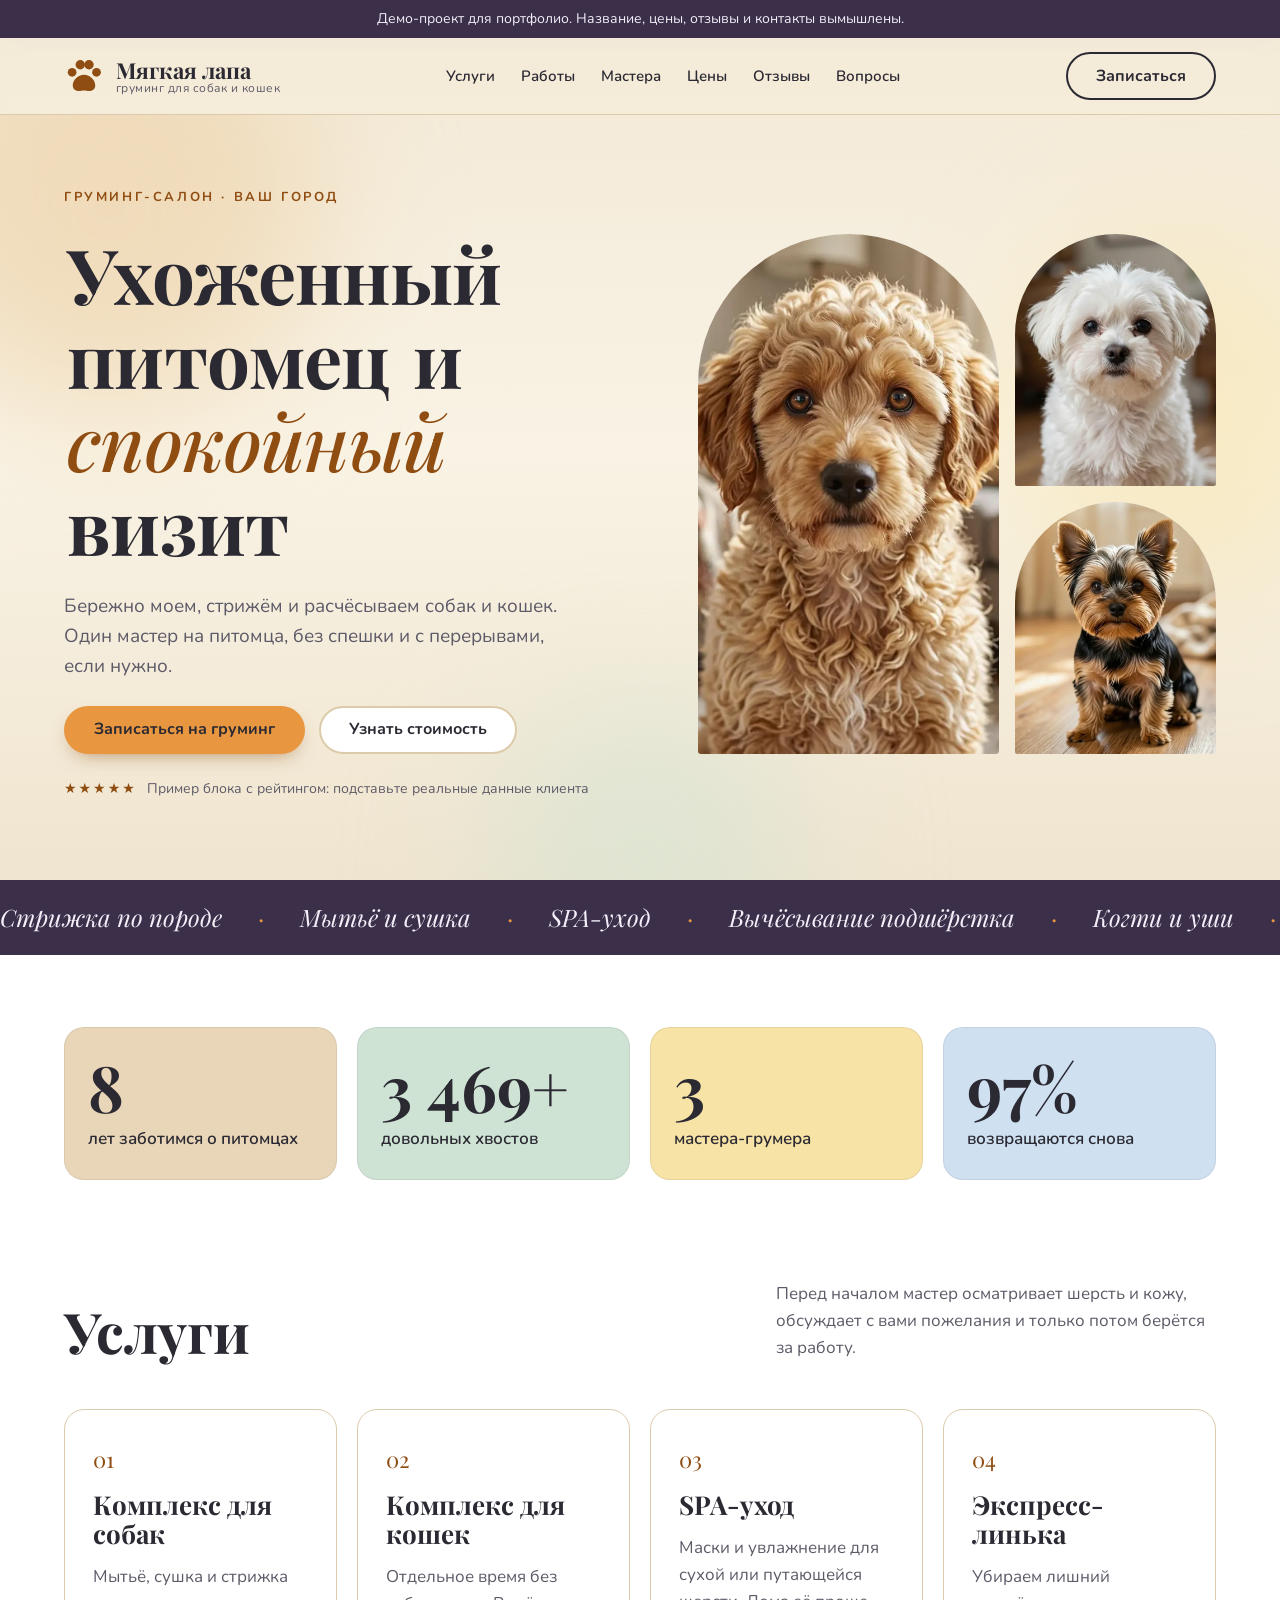
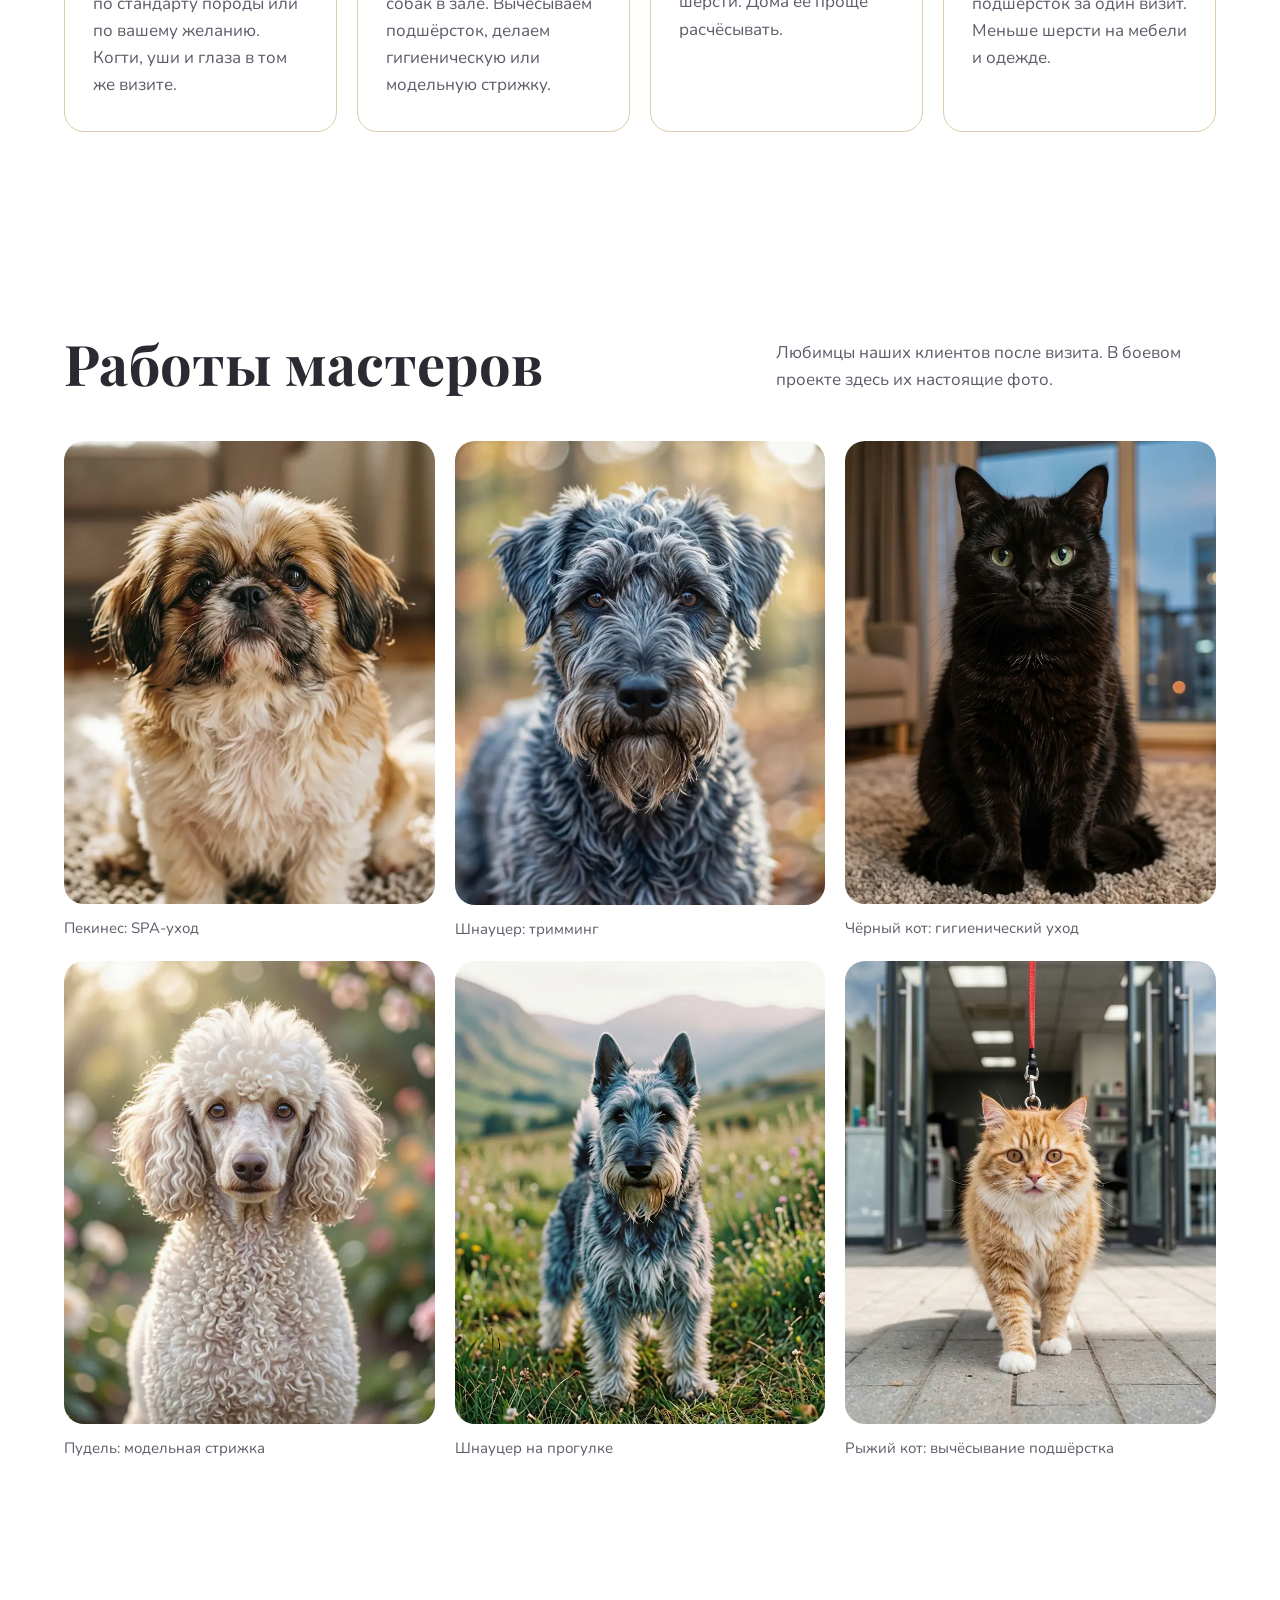
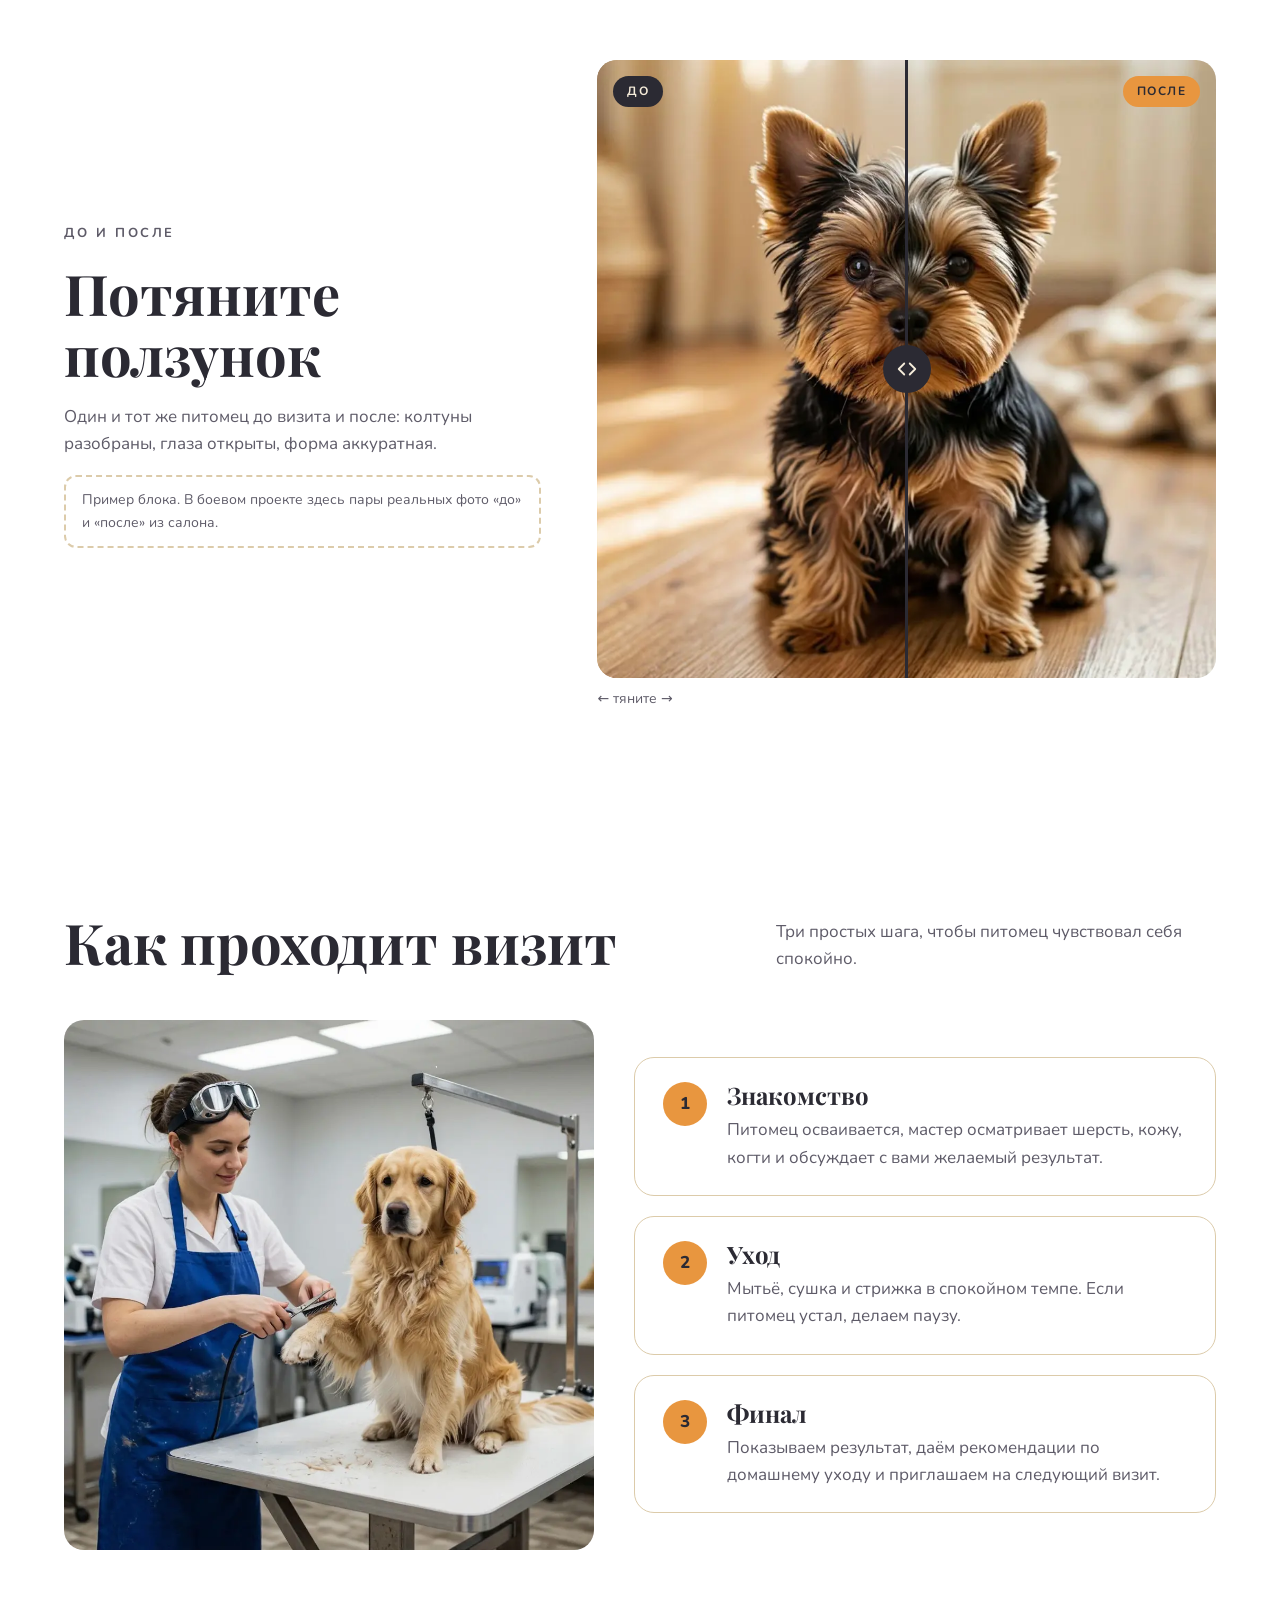
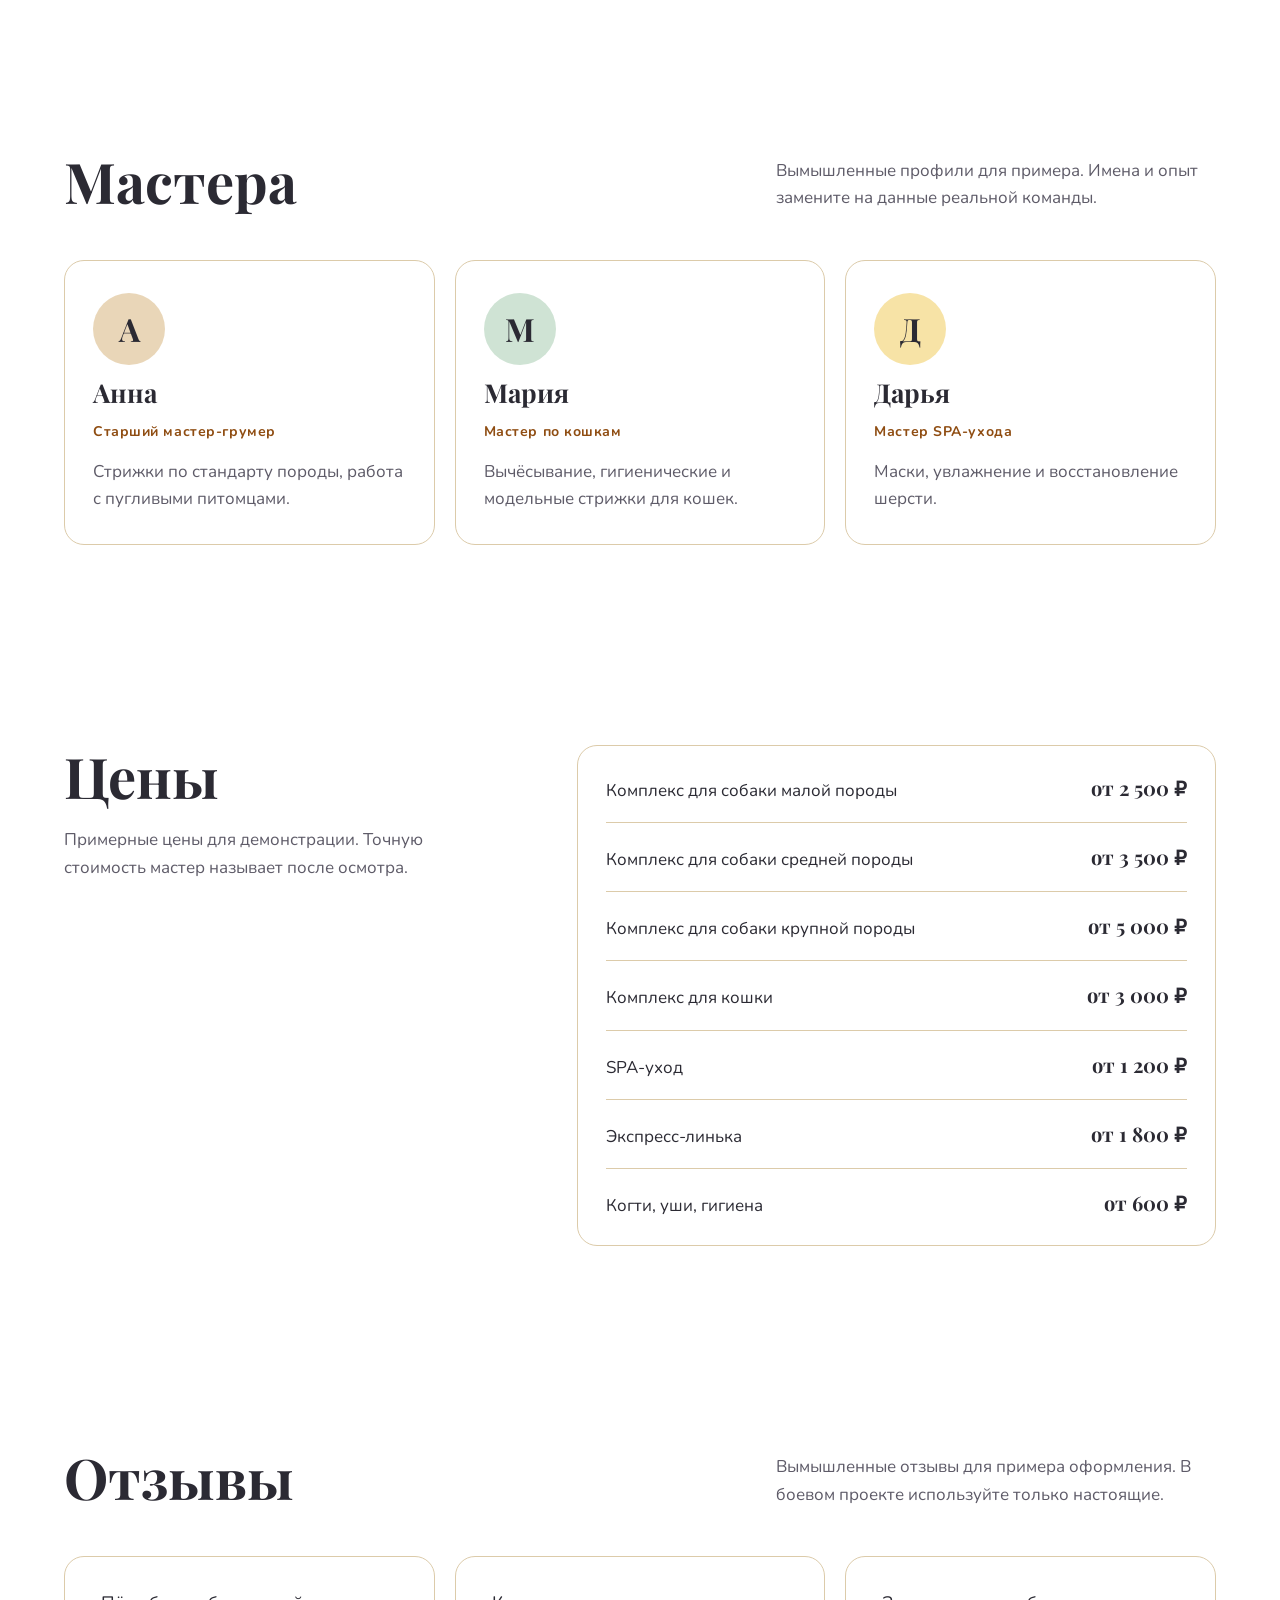
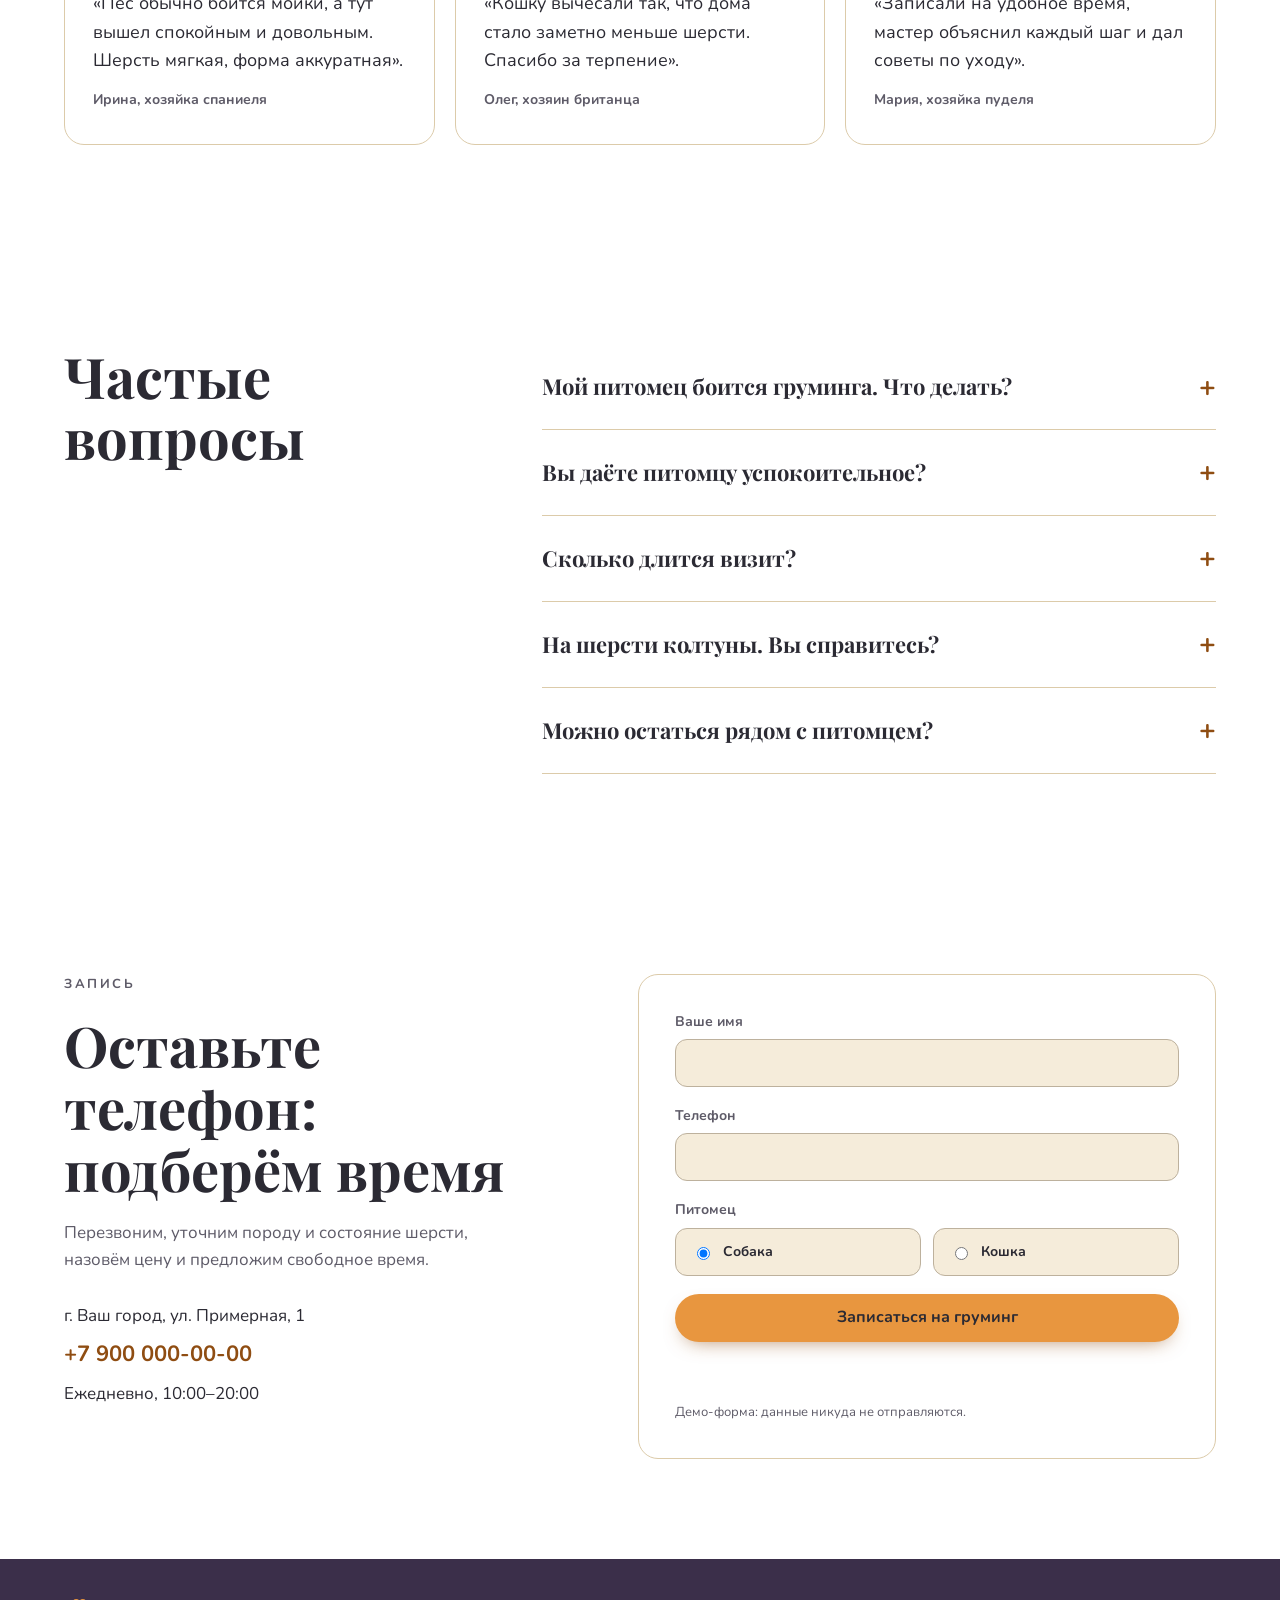
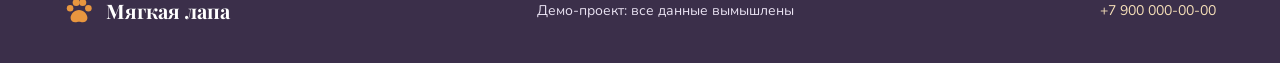
<file: demo/index.html>
<!doctype html>
<html lang="ru">
<head>
<meta charset="utf-8">
<meta name="viewport" content="width=device-width, initial-scale=1">
<title>Мягкая лапа — груминг-салон (демо-проект)</title>
<meta name="description" content="Демо-проект: лендинг груминг-салона для собак и кошек. Все названия, цены и контакты вымышлены.">
<link rel="preconnect" href="https://fonts.googleapis.com">
<link rel="preconnect" href="https://fonts.gstatic.com" crossorigin>
<link href="https://fonts.googleapis.com/css2?family=Nunito:wght@400;600;700&family=Playfair+Display:ital,wght@0,500;0,700;1,500&display=swap" rel="stylesheet">
<script>document.documentElement.classList.add('js')</script>
<link rel="stylesheet" href="style.css?v=__V__">
</head>
<body>

<!-- Иллюстрации питомцев: подставьте свои фото вместо <svg><use> -->
<svg width="0" height="0" style="position:absolute" aria-hidden="true" focusable="false">
  <defs>
    <symbol id="pet-dog" viewBox="0 0 200 200">
      <ellipse cx="100" cy="192" rx="64" ry="40" style="fill:var(--fur)"/>
      <ellipse cx="46" cy="106" rx="26" ry="52" transform="rotate(12 46 106)" style="fill:var(--ear)"/>
      <ellipse cx="154" cy="106" rx="26" ry="52" transform="rotate(-12 154 106)" style="fill:var(--ear)"/>
      <ellipse cx="100" cy="96" rx="55" ry="62" style="fill:var(--fur)"/>
      <ellipse cx="100" cy="124" rx="31" ry="25" style="fill:var(--muzzle)"/>
      <circle class="eye" cx="80" cy="84" r="6.5" fill="#2B2A33"/>
      <circle class="eye" cx="120" cy="84" r="6.5" fill="#2B2A33"/>
      <ellipse cx="100" cy="111" rx="10" ry="7" fill="#2B2A33"/>
      <path d="M100 118v8M88 130q12 10 24 0" stroke="#2B2A33" stroke-width="3" fill="none" stroke-linecap="round"/>
    </symbol>

    <symbol id="pet-fluffy" viewBox="0 0 200 200">
      <ellipse cx="100" cy="192" rx="60" ry="42" style="fill:var(--fur)"/>
      <circle cx="50" cy="104" r="31" style="fill:var(--fur)"/>
      <circle cx="150" cy="104" r="31" style="fill:var(--fur)"/>
      <circle cx="100" cy="46" r="30" style="fill:var(--fur)"/>
      <circle cx="100" cy="102" r="50" style="fill:var(--fur)"/>
      <circle cx="68" cy="136" r="23" style="fill:var(--fur)"/>
      <circle cx="132" cy="136" r="23" style="fill:var(--fur)"/>
      <ellipse cx="100" cy="124" rx="20" ry="15" style="fill:var(--muzzle)"/>
      <circle class="eye" cx="80" cy="96" r="6" fill="#2B2A33"/>
      <circle class="eye" cx="120" cy="96" r="6" fill="#2B2A33"/>
      <ellipse cx="100" cy="115" rx="8.5" ry="6" fill="#2B2A33"/>
      <path d="M100 121v6M91 130q9 7 18 0" stroke="#2B2A33" stroke-width="3" fill="none" stroke-linecap="round"/>
    </symbol>

    <symbol id="pet-cat" viewBox="0 0 200 200">
      <ellipse cx="100" cy="198" rx="60" ry="32" style="fill:var(--fur)"/>
      <polygon points="50,76 60,14 110,54" style="fill:var(--fur)"/>
      <polygon points="150,76 140,14 90,54" style="fill:var(--fur)"/>
      <polygon points="62,62 66,34 88,54" style="fill:var(--muzzle)"/>
      <polygon points="138,62 134,34 112,54" style="fill:var(--muzzle)"/>
      <ellipse cx="100" cy="112" rx="64" ry="56" style="fill:var(--fur)"/>
      <ellipse class="eye" cx="78" cy="102" rx="10" ry="12" fill="#F2D77A"/>
      <ellipse class="eye" cx="122" cy="102" rx="10" ry="12" fill="#F2D77A"/>
      <ellipse class="eye" cx="78" cy="102" rx="3.5" ry="9" fill="#2B2A33"/>
      <ellipse class="eye" cx="122" cy="102" rx="3.5" ry="9" fill="#2B2A33"/>
      <polygon points="92,121 108,121 100,130" fill="#B9825A"/>
      <path d="M100 130v7M88 140q12 8 24 0" stroke="#2B2A33" stroke-width="3" fill="none" stroke-linecap="round"/>
      <path d="M62 128l-34-6M62 136l-34 6M138 128l34-6M138 136l34 6" stroke="#2B2A33" stroke-width="2" stroke-linecap="round" opacity=".55"/>
    </symbol>


    <symbol id="icon-paw" viewBox="0 0 64 64">
      <circle cx="13" cy="26" r="7"/><circle cx="26" cy="14" r="7.5"/><circle cx="40" cy="14" r="7.5"/><circle cx="52" cy="26" r="7"/>
      <path d="M32 30c-10 0-18 9-18 17 0 6 5 9 10 9 3 0 5-1 8-1s5 1 8 1c5 0 10-3 10-9 0-8-8-17-18-17z"/>
    </symbol>
  </defs>
</svg>

<div class="progress" id="progress" aria-hidden="true"></div>
<div class="demo-bar" role="note">Демо-проект для портфолио. Название, цены, отзывы и контакты вымышлены.</div>

<header class="site-header">
  <div class="container header-row">
    <a class="brand" href="#top" aria-label="Мягкая лапа — на главную">
      <svg class="brand-mark" width="40" height="40" aria-hidden="true"><use href="#icon-paw"/></svg>
      <span class="brand-text"><strong>Мягкая лапа</strong><small>груминг для собак и кошек</small></span>
    </a>
    <nav class="main-nav" aria-label="Основное меню">
      <a href="#services">Услуги</a>
      <a href="#gallery">Работы</a>
      <a href="#masters">Мастера</a>
      <a href="#prices">Цены</a>
      <a href="#reviews">Отзывы</a>
      <a href="#faq">Вопросы</a>
    </nav>
    <a class="btn btn-outline" href="#booking">Записаться</a>
  </div>
</header>

<main id="top">

<section class="hero">
  <div class="blobs" aria-hidden="true"><i></i><i></i><i></i></div>
  <div class="paws" aria-hidden="true"><svg class="paw p1"><use href="#icon-paw"/></svg><svg class="paw p2"><use href="#icon-paw"/></svg><svg class="paw p3"><use href="#icon-paw"/></svg><svg class="paw p4"><use href="#icon-paw"/></svg><svg class="paw p5"><use href="#icon-paw"/></svg></div>
  <div class="container hero-grid">
    <div class="hero-text">
      <p class="eyebrow">Груминг-салон · Ваш город</p>
      <h1 aria-label="Ухоженный питомец и спокойный визит"><span class="w" style="--i:0"><span>Ухоженный</span></span> <span class="w" style="--i:1"><span>питомец</span></span> <span class="w" style="--i:2"><span>и</span></span> <span class="w" style="--i:3"><em><span>спокойный</span></em></span> <span class="w" style="--i:4"><span>визит</span></span></h1>
      <p class="lead">Бережно моем, стрижём и расчёсываем собак и кошек. Один мастер на питомца, без спешки и с перерывами, если нужно.</p>
      <div class="hero-actions">
        <a class="btn btn-primary btn-pulse" href="#booking">Записаться на груминг</a>
        <a class="btn btn-ghost" href="#prices">Узнать стоимость</a>
      </div>
      <p class="rating"><span aria-hidden="true">★★★★★</span> Пример блока с рейтингом: подставьте реальные данные клиента</p>
    </div>
    <div class="hero-art">
      <div class="arch arch-big photo"><img src="assets/doodle.webp" alt="Золотистый лабрадудль с кудрявой шерстью после груминга" width="900" height="900" fetchpriority="high" decoding="async" style="object-position: 50% 30%"></div>
      <div class="arch arch-sm a1 photo"><img src="assets/maltese.webp" alt="Белая мальтезе после груминга" width="900" height="900" decoding="async" style="object-position: 50% 35%"></div>
      <div class="arch arch-sm a2 photo"><img src="assets/yorkie-after.webp" alt="Йоркширский терьер после модельной стрижки" width="900" height="900" decoding="async" style="object-position: 50% 40%"></div>
    </div>
  </div>
</section>

<div class="ticker" aria-hidden="true">
  <div class="ticker-track">
    <span>Стрижка по породе</span><i>·</i><span>Мытьё и сушка</span><i>·</i><span>SPA-уход</span><i>·</i><span>Вычёсывание подшёрстка</span><i>·</i><span>Когти и уши</span><i>·</i><span>Собаки и кошки</span><i>·</i>
    <span>Стрижка по породе</span><i>·</i><span>Мытьё и сушка</span><i>·</i><span>SPA-уход</span><i>·</i><span>Вычёсывание подшёрстка</span><i>·</i><span>Когти и уши</span><i>·</i><span>Собаки и кошки</span><i>·</i>
  </div>
</div>


<section class="stats" aria-label="Салон в цифрах">
  <div class="container stats-grid">
    <div class="stat reveal" style="--bg:#E9D6B8"><b data-count="8">8</b><span>лет заботимся о питомцах</span></div>
    <div class="stat reveal" style="--bg:#CFE3D4"><b data-count="3500" data-suffix="+">3500+</b><span>довольных хвостов</span></div>
    <div class="stat reveal" style="--bg:#F7E3A6"><b data-count="3">3</b><span>мастера-грумера</span></div>
    <div class="stat reveal" style="--bg:#CFE0F1"><b data-count="98" data-suffix="%">98%</b><span>возвращаются снова</span></div>
  </div>
</section>

<section id="services" class="section">
  <div class="container">
    <div class="section-head reveal">
      <h2>Услуги</h2>
      <p>Перед началом мастер осматривает шерсть и кожу, обсуждает с вами пожелания и только потом берётся за работу.</p>
    </div>
    <div class="cards">
      <article class="card tilt reveal"><span class="card-num">01</span><h3>Комплекс для собак</h3><p>Мытьё, сушка и стрижка по стандарту породы или по вашему желанию. Когти, уши и глаза в том же визите.</p></article>
      <article class="card tilt reveal"><span class="card-num">02</span><h3>Комплекс для кошек</h3><p>Отдельное время без собак в зале. Вычёсываем подшёрсток, делаем гигиеническую или модельную стрижку.</p></article>
      <article class="card tilt reveal"><span class="card-num">03</span><h3>SPA-уход</h3><p>Маски и увлажнение для сухой или путающейся шерсти. Дома её проще расчёсывать.</p></article>
      <article class="card tilt reveal"><span class="card-num">04</span><h3>Экспресс-линька</h3><p>Убираем лишний подшёрсток за один визит. Меньше шерсти на мебели и одежде.</p></article>
    </div>
  </div>
</section>

<section id="gallery" class="section section-tint">
  <div class="container">
    <div class="section-head reveal">
      <h2>Работы мастеров</h2>
      <p>Любимцы наших клиентов после визита. В боевом проекте здесь их настоящие фото.</p>
    </div>
    <div class="gallery">
      <figure class="work reveal"><div class="work-img photo"><img src="assets/pekingese.webp" alt="Пекинес после ухода за шерстью" width="900" height="900" loading="lazy" decoding="async" style="object-position: 50% 50%"></div><figcaption>Пекинес: SPA-уход</figcaption></figure>
      <figure class="work reveal"><div class="work-img photo"><img src="assets/schnauzer.webp" alt="Шнауцер с аккуратным триммингом" width="900" height="900" loading="lazy" decoding="async" style="object-position: 50% 50%"></div><figcaption>Шнауцер: тримминг</figcaption></figure>
      <figure class="work reveal"><div class="work-img photo"><img src="assets/black-cat.webp" alt="Чёрный кот после ухода" width="900" height="900" loading="lazy" decoding="async" style="object-position: 50% 50%"></div><figcaption>Чёрный кот: гигиенический уход</figcaption></figure>
      <figure class="work reveal"><div class="work-img photo"><img src="assets/poodle.webp" alt="Белый пудель с кудрявой шерстью" width="900" height="900" loading="lazy" decoding="async" style="object-position: 50% 40%"></div><figcaption>Пудель: модельная стрижка</figcaption></figure>
      <figure class="work reveal"><div class="work-img photo"><img src="assets/schnauzer-meadow.webp" alt="Шнауцер на прогулке на лугу" width="900" height="900" loading="lazy" decoding="async" style="object-position: 50% 55%"></div><figcaption>Шнауцер на прогулке</figcaption></figure>
      <figure class="work reveal"><div class="work-img photo"><img src="assets/cat.webp" alt="Рыжая кошка у входа в салон" width="900" height="900" loading="lazy" decoding="async" style="object-position: 50% 50%"></div><figcaption>Рыжий кот: вычёсывание подшёрстка</figcaption></figure>
    </div>
  </div>
</section>

<section id="before-after" class="section">
  <div class="container ba-grid">
    <div class="ba-text reveal">
      <p class="eyebrow">До и после</p>
      <h2>Потяните ползунок</h2>
      <p>Один и тот же питомец до визита и после: колтуны разобраны, глаза открыты, форма аккуратная.</p>
      <p class="note">Пример блока. В боевом проекте здесь пары реальных фото «до» и «после» из салона.</p>
    </div>
    <div class="ba-wrap reveal">
      <div class="ba" id="ba">
        <img class="ba-img" src="assets/yorkie-after.webp" alt="Йоркширский терьер после груминга" width="900" height="900" loading="lazy" decoding="async" draggable="false">
        <span class="ba-tag ba-tag-after">После</span>
        <img class="ba-img ba-before" id="ba-before" src="assets/yorkie-before.webp" alt="Тот же йоркширский терьер до груминга" width="900" height="900" loading="lazy" decoding="async" draggable="false">
        <span class="ba-tag ba-tag-before">До</span>
        <div class="ba-handle" id="ba-handle" aria-hidden="true"><span><svg width="22" height="22" viewBox="0 0 24 24" fill="none" stroke="currentColor" stroke-width="2" stroke-linecap="round" stroke-linejoin="round"><path d="M9 6l-6 6 6 6"/><path d="M15 6l6 6-6 6"/></svg></span></div>
        <input type="range" id="ba-range" min="0" max="100" value="50" aria-label="Сравнить до и после">
      </div>
      <p class="hint">← тяните →</p>
    </div>
  </div>
</section>

<section id="approach" class="section section-tint">
  <div class="container">
    <div class="section-head reveal">
      <h2>Как проходит визит</h2>
      <p>Три простых шага, чтобы питомец чувствовал себя спокойно.</p>
    </div>
    <div class="steps-layout">
      <figure class="steps-photo reveal"><img src="assets/groomer.webp" alt="Мастер расчёсывает золотистого ретривера на столе для груминга" width="1000" height="1000" loading="lazy" decoding="async"></figure>
      <ol class="steps">
        <li class="reveal"><span class="step-n">1</span><div><h3>Знакомство</h3><p>Питомец осваивается, мастер осматривает шерсть, кожу, когти и обсуждает с вами желаемый результат.</p></div></li>
        <li class="reveal"><span class="step-n">2</span><div><h3>Уход</h3><p>Мытьё, сушка и стрижка в спокойном темпе. Если питомец устал, делаем паузу.</p></div></li>
        <li class="reveal"><span class="step-n">3</span><div><h3>Финал</h3><p>Показываем результат, даём рекомендации по домашнему уходу и приглашаем на следующий визит.</p></div></li>
      </ol>
    </div>
  </div>
</section>

<section id="masters" class="section">
  <div class="container">
    <div class="section-head reveal">
      <h2>Мастера</h2>
      <p>Вымышленные профили для примера. Имена и опыт замените на данные реальной команды.</p>
    </div>
    <div class="cards cards-3">
      <article class="person tilt reveal"><div class="avatar" style="--bg:#E9D6B8">А</div><h3>Анна</h3><p class="role">Старший мастер-грумер</p><p>Стрижки по стандарту породы, работа с пугливыми питомцами.</p></article>
      <article class="person tilt reveal"><div class="avatar" style="--bg:#CFE3D4">М</div><h3>Мария</h3><p class="role">Мастер по кошкам</p><p>Вычёсывание, гигиенические и модельные стрижки для кошек.</p></article>
      <article class="person tilt reveal"><div class="avatar" style="--bg:#F7E3A6">Д</div><h3>Дарья</h3><p class="role">Мастер SPA-ухода</p><p>Маски, увлажнение и восстановление шерсти.</p></article>
    </div>
  </div>
</section>

<section id="prices" class="section section-tint">
  <div class="container prices-grid">
    <div class="section-head reveal">
      <h2>Цены</h2>
      <p>Примерные цены для демонстрации. Точную стоимость мастер называет после осмотра.</p>
    </div>
    <div class="price-list reveal">
      <div class="price-row"><span>Комплекс для собаки малой породы</span><b>от 2 500 ₽</b></div>
      <div class="price-row"><span>Комплекс для собаки средней породы</span><b>от 3 500 ₽</b></div>
      <div class="price-row"><span>Комплекс для собаки крупной породы</span><b>от 5 000 ₽</b></div>
      <div class="price-row"><span>Комплекс для кошки</span><b>от 3 000 ₽</b></div>
      <div class="price-row"><span>SPA-уход</span><b>от 1 200 ₽</b></div>
      <div class="price-row"><span>Экспресс-линька</span><b>от 1 800 ₽</b></div>
      <div class="price-row"><span>Когти, уши, гигиена</span><b>от 600 ₽</b></div>
    </div>
  </div>
</section>

<section id="reviews" class="section">
  <div class="container">
    <div class="section-head reveal">
      <h2>Отзывы</h2>
      <p>Вымышленные отзывы для примера оформления. В боевом проекте используйте только настоящие.</p>
    </div>
    <div class="cards cards-3">
      <blockquote class="review tilt reveal"><p>«Пёс обычно боится мойки, а тут вышел спокойным и довольным. Шерсть мягкая, форма аккуратная».</p><footer>Ирина, хозяйка спаниеля</footer></blockquote>
      <blockquote class="review tilt reveal"><p>«Кошку вычесали так, что дома стало заметно меньше шерсти. Спасибо за терпение».</p><footer>Олег, хозяин британца</footer></blockquote>
      <blockquote class="review tilt reveal"><p>«Записали на удобное время, мастер объяснил каждый шаг и дал советы по уходу».</p><footer>Мария, хозяйка пуделя</footer></blockquote>
    </div>
  </div>
</section>

<section id="faq" class="section section-tint">
  <div class="container faq-grid">
    <div class="section-head reveal">
      <h2>Частые вопросы</h2>
    </div>
    <div class="faq reveal">
      <details><summary>Мой питомец боится груминга. Что делать?<span class="plus" aria-hidden="true">+</span></summary><p>Скажите об этом при записи. Мастер работает в спокойном темпе и делает паузы. Для пугливых питомцев можно сначала прийти познакомиться с залом.</p></details>
      <details><summary>Вы даёте питомцу успокоительное?<span class="plus" aria-hidden="true">+</span></summary><p>Нет. Если питомец сильно нервничает, мы остановимся и предложим перенести уход.</p></details>
      <details><summary>Сколько длится визит?<span class="plus" aria-hidden="true">+</span></summary><p>Зависит от породы, размера и состояния шерсти. Примерное время назовём при записи.</p></details>
      <details><summary>На шерсти колтуны. Вы справитесь?<span class="plus" aria-hidden="true">+</span></summary><p>Мастер оценит их при осмотре. Если расчесать без боли не получится, предложим короткую стрижку и заранее скажем стоимость.</p></details>
      <details><summary>Можно остаться рядом с питомцем?<span class="plus" aria-hidden="true">+</span></summary><p>На первом визите можно, если питомцу так спокойнее. Обсудим это при записи.</p></details>
    </div>
  </div>
</section>

<section id="booking" class="section">
  <div class="container booking-grid">
    <div class="booking-text reveal">
      <p class="eyebrow">Запись</p>
      <h2>Оставьте телефон: подберём время</h2>
      <p>Перезвоним, уточним породу и состояние шерсти, назовём цену и предложим свободное время.</p>
      <ul class="contacts">
        <li>г. Ваш город, ул. Примерная, 1</li>
        <li><a href="tel:+79000000000">+7 900 000-00-00</a></li>
        <li>Ежедневно, 10:00–20:00</li>
      </ul>
    </div>
    <form class="form reveal" id="booking-form" novalidate>
      <label>Ваше имя<input type="text" name="name" autocomplete="name"></label>
      <label>Телефон<input type="tel" name="phone" autocomplete="tel" required></label>
      <fieldset>
        <legend>Питомец</legend>
        <div class="radios">
          <label><input type="radio" name="pet" value="dog" checked> Собака</label>
          <label><input type="radio" name="pet" value="cat"> Кошка</label>
        </div>
      </fieldset>
      <button class="btn btn-primary" type="submit">Записаться на груминг</button>
      <p class="form-status" id="form-status" role="status" aria-live="polite"></p>
      <p class="fine">Демо-форма: данные никуда не отправляются.</p>
    </form>
  </div>
</section>

</main>

<footer class="site-footer">
  <div class="container footer-row">
    <span class="brand brand-footer"><svg width="30" height="30" aria-hidden="true"><use href="#icon-paw"/></svg><strong>Мягкая лапа</strong></span>
    <span>Демо-проект: все данные вымышлены</span>
    <a href="tel:+79000000000">+7 900 000-00-00</a>
  </div>
</footer>

<script src="script.js?v=__V__"></script>
</body>
</html>
</file>
<file: demo/style.css>
:root {
  --cream: #F5ECDA;
  --tint: rgba(255, 255, 255, .4);
  --page-bg: linear-gradient(180deg, #F2E8D5 0%, #F9F3E5 50%, #EFE4CE 100%);
  --paper: #FFFFFF;
  --ink: #2B2A33;
  --muted: #5E5B68;
  --line: #DCCBAA;
  --coral: #E8963F;
  --coral-dark: #8F4D12;
  --plum: #3B2F4A;
  --radius: 20px;
  --font-body: 'Nunito', system-ui, -apple-system, 'Segoe UI', sans-serif;
  --font-head: 'Playfair Display', Georgia, serif;
}

* { box-sizing: border-box; }
html { scroll-behavior: smooth; scroll-padding-top: 80px; }
body {
  margin: 0;
  background: var(--page-bg);
  background-attachment: fixed;
  color: var(--ink);
  font-family: var(--font-body);
  font-size: 17px;
  line-height: 1.6;
  overflow-x: hidden;
}
img, svg { display: block; }
a { color: var(--coral-dark); text-decoration: none; }
a:hover { text-decoration: underline; }
h1, h2, h3 { font-family: var(--font-head); font-weight: 500; line-height: 1.1; margin: 0; }
p { margin: 0; }
:focus-visible { outline: 3px solid var(--plum); outline-offset: 3px; }

.container { max-width: 1200px; margin: 0 auto; padding: 0 24px; }

/* Плашка «демо» */
.demo-bar {
  background: var(--plum);
  color: #F3EEF8;
  text-align: center;
  font-size: 14px;
  padding: 8px 16px;
}

/* Шапка */
.site-header { background: color-mix(in srgb, var(--cream) 72%, transparent); backdrop-filter: blur(10px); -webkit-backdrop-filter: blur(10px); border-bottom: 1px solid var(--line); position: sticky; top: 0; z-index: 10; }
.header-row { display: flex; align-items: center; justify-content: space-between; gap: 20px; padding-top: 14px; padding-bottom: 14px; flex-wrap: wrap; }
.brand { display: inline-flex; align-items: center; gap: 12px; color: var(--ink); }
.brand:hover { text-decoration: none; }
.brand-mark, .brand-footer svg { fill: var(--coral-dark); }
.brand-text { display: flex; flex-direction: column; line-height: 1.1; }
.brand-text strong { font-family: var(--font-head); font-size: 22px; font-weight: 700; }
.brand-text small { font-size: 12px; color: var(--muted); letter-spacing: .04em; }
.main-nav { display: flex; gap: 26px; font-weight: 600; font-size: 15px; }
.main-nav a { color: var(--ink); }
.main-nav a:hover { color: var(--coral-dark); text-decoration: none; }

/* Кнопки */
.btn {
  display: inline-flex; align-items: center; justify-content: center;
  min-height: 48px; padding: 0 28px; border-radius: 999px;
  font: inherit; font-weight: 700; font-size: 16px; cursor: pointer;
  border: 2px solid transparent;
  transition: transform .15s ease, box-shadow .25s ease, background-color .2s ease;
}
.btn:hover { text-decoration: none; transform: translateY(-2px); }
.btn:active { transform: translateY(0) scale(.98); }
.btn-primary { background: var(--coral); color: var(--ink); box-shadow: 0 8px 20px -10px rgba(143, 77, 18, .7); }
.btn-primary:hover { box-shadow: 0 12px 26px -10px rgba(143, 77, 18, .8); }
.btn-outline { border-color: var(--ink); color: var(--ink); background: transparent; }
.btn-outline:hover { background: var(--ink); color: var(--cream); }
.btn-ghost { border-color: var(--line); color: var(--ink); background: var(--paper); }
.btn-ghost:hover { border-color: var(--ink); }

/* Hero */
.hero { padding: 72px 0 80px; }
.hero-grid { display: flex; flex-wrap: wrap; align-items: center; gap: 56px; }
.hero-text { flex: 1 1 440px; min-width: 0; display: flex; flex-direction: column; gap: 24px; }
.eyebrow { font-size: 13px; letter-spacing: .2em; text-transform: uppercase; font-weight: 700; color: var(--coral-dark); }
.hero h1 { font-size: clamp(42px, 6vw, 76px); font-weight: 700; letter-spacing: -.01em; }
.hero h1 em { color: var(--coral-dark); font-style: italic; font-weight: 500; }
.lead { font-size: 19px; color: var(--muted); max-width: 520px; }
.hero-actions { display: flex; flex-wrap: wrap; gap: 14px; }
.rating { font-size: 14px; color: var(--muted); }
.rating span { color: var(--coral-dark); letter-spacing: 2px; margin-right: 6px; }

.hero-art { flex: 1 1 380px; min-width: 0; display: grid; grid-template-columns: 3fr 2fr; grid-template-rows: 1fr 1fr; gap: 16px; height: 520px; }
.arch { background: var(--bg); border-radius: 999px 999px var(--radius) var(--radius); overflow: hidden; display: flex; align-items: flex-end; justify-content: center; padding: 14% 8% 0; }
.arch svg { width: 100%; height: 100%; }
.arch-big { grid-row: 1 / 3; }
.arch-sm { padding: 10% 14% 0; }

/* Бегущая строка */
.ticker { background: var(--plum); color: #F3EEF8; overflow: hidden; padding: 18px 0; }
.ticker-track { display: flex; width: max-content; gap: 36px; font-family: var(--font-head); font-style: italic; font-size: 24px; white-space: nowrap; animation: ticker 45s linear infinite; }
.ticker-track i { color: var(--coral); font-style: normal; }
.ticker:hover .ticker-track { animation-play-state: paused; }
@keyframes ticker { to { transform: translateX(-50%); } }

/* Секции */
.section { padding: 100px 0; }
.section-tint { background: var(--tint); }
.section-head { display: flex; flex-wrap: wrap; justify-content: space-between; align-items: flex-end; gap: 20px 40px; margin-bottom: 48px; }
.section-head h2, .ba-text h2, .booking-text h2 { font-size: clamp(36px, 4.6vw, 56px); font-weight: 700; }
.section-head p { max-width: 440px; color: var(--muted); }

.cards { display: grid; grid-template-columns: repeat(4, minmax(0, 1fr)); gap: 20px; }
.cards-3 { grid-template-columns: repeat(3, minmax(0, 1fr)); }
.card, .person, .review {
  background: var(--paper); border: 1px solid var(--line); border-radius: var(--radius);
  padding: 32px 28px; display: flex; flex-direction: column; gap: 14px;
  transition: transform .3s ease, box-shadow .3s ease;
}
.card:hover, .person:hover, .review:hover { transform: translateY(-5px); box-shadow: 0 22px 34px -26px rgba(43, 42, 51, .5); }
.card-num { font-family: var(--font-head); font-size: 22px; color: var(--coral-dark); }
.card h3, .person h3 { font-size: 26px; font-weight: 700; }
.card p, .person p, .review p { color: var(--muted); }

/* Галерея */
.gallery { display: grid; grid-template-columns: repeat(3, minmax(0, 1fr)); gap: 20px; }
.work { margin: 0; display: flex; flex-direction: column; gap: 12px; }
.work-img { background: var(--bg); border-radius: var(--radius); aspect-ratio: 4 / 5; overflow: hidden; display: flex; align-items: flex-end; justify-content: center; padding: 16% 14% 0; }
.work-img svg { width: 100%; height: 100%; transition: transform .6s cubic-bezier(.2, .8, .2, 1); }
.work-img.photo { padding: 0; display: block; }
.work-img.photo img { width: 100%; height: 100%; object-fit: cover; transition: transform .8s cubic-bezier(.2, .8, .2, 1); }
.work:hover .work-img.photo img { transform: scale(1.06); }
.work:hover .work-img svg { transform: scale(1.06); }
.work figcaption { font-size: 15px; color: var(--muted); }

/* До / после */
.ba-grid { display: flex; flex-wrap: wrap; align-items: center; gap: 56px; }
.ba-text { flex: 1 1 340px; min-width: 0; display: flex; flex-direction: column; gap: 18px; }
.ba-text p { color: var(--muted); }
.note { padding: 12px 16px; border: 2px dashed var(--line); border-radius: 12px; font-size: 14px; }
.ba-wrap { flex: 1.3 1 440px; min-width: 0; }
.ba { position: relative; aspect-ratio: 1 / 1; border-radius: var(--radius); overflow: hidden; user-select: none; }
.ba-layer { position: absolute; inset: 0; background: var(--bg); display: flex; align-items: flex-end; justify-content: center; padding: 14% 16% 0; }
.ba-layer svg { width: 100%; height: 100%; }
.ba-img { position: absolute; inset: 0; width: 100%; height: 100%; object-fit: cover; }
.ba-before { clip-path: inset(0 50% 0 0); }
.ba-tag { position: absolute; top: 16px; padding: 6px 14px; border-radius: 999px; font-size: 12px; font-weight: 700; letter-spacing: .12em; text-transform: uppercase; }
.ba-tag-after { right: 16px; background: var(--coral); color: var(--ink); }
.ba-tag-before { left: 16px; background: var(--ink); color: var(--cream); }
.ba-handle { position: absolute; top: 0; bottom: 0; left: 50%; width: 3px; margin-left: -1.5px; background: var(--ink); pointer-events: none; }
.ba-handle span { position: absolute; top: 50%; left: 50%; width: 48px; height: 48px; margin: -24px 0 0 -24px; border-radius: 50%; background: var(--ink); color: var(--cream); display: grid; place-items: center; }
.ba input[type=range] { position: absolute; inset: 0; width: 100%; height: 100%; margin: 0; opacity: 0; cursor: ew-resize; }
.ba:focus-within { outline: 3px solid var(--plum); outline-offset: 3px; }
.hint { margin-top: 10px; font-size: 14px; color: var(--muted); }

/* Шаги */
.steps { list-style: none; margin: 0; padding: 0; display: grid; grid-template-columns: repeat(3, minmax(0, 1fr)); gap: 20px; }
.steps li { background: var(--paper); border: 1px solid var(--line); border-radius: var(--radius); padding: 32px 28px; display: flex; flex-direction: column; gap: 12px; }
.steps h3 { font-size: 26px; font-weight: 700; }
.steps-layout { display: grid; grid-template-columns: minmax(0, 1fr) minmax(0, 1.1fr); gap: 40px; align-items: center; }
.steps-layout .steps { grid-template-columns: minmax(0, 1fr); }
.steps-layout .steps li { flex-direction: row; align-items: flex-start; gap: 20px; padding: 24px 28px; }
.steps-layout .steps li > div { display: flex; flex-direction: column; gap: 8px; min-width: 0; }
.steps-layout .steps h3 { font-size: 24px; }
.step-n { flex: none; }
.steps-photo { margin: 0; border-radius: var(--radius); overflow: hidden; aspect-ratio: 1 / 1; background: var(--tint); }
.steps-photo img { width: 100%; height: 100%; object-fit: cover; object-position: 40% 50%; transition: transform .8s cubic-bezier(.2, .8, .2, 1); }
.steps-photo:hover img { transform: scale(1.04); }
.steps p { color: var(--muted); }
.step-n { width: 44px; height: 44px; border-radius: 50%; background: var(--coral); color: var(--ink); display: grid; place-items: center; font-weight: 800; }

/* Мастера */
.avatar { width: 72px; height: 72px; border-radius: 50%; background: var(--bg); display: grid; place-items: center; font-family: var(--font-head); font-size: 32px; font-weight: 700; }
.role { font-weight: 700; color: var(--coral-dark) !important; font-size: 14px; letter-spacing: .04em; }

/* Цены */
.prices-grid { display: grid; grid-template-columns: minmax(0, 1fr) minmax(0, 1.4fr); gap: 56px; align-items: start; }
.prices-grid .section-head { flex-direction: column; align-items: flex-start; margin: 0; }
.price-list { background: var(--paper); border: 1px solid var(--line); border-radius: var(--radius); padding: 8px 28px; }
.price-row { display: flex; justify-content: space-between; align-items: baseline; gap: 20px; padding: 18px 0; border-bottom: 1px solid var(--line); }
.price-row:last-child { border-bottom: 0; }
.price-row b { white-space: nowrap; font-family: var(--font-head); font-size: 20px; }

/* Отзывы */
.review { margin: 0; justify-content: space-between; }
.review p { color: var(--ink); font-size: 18px; }
.review footer { font-size: 14px; color: var(--muted); font-weight: 700; }

/* FAQ */
.faq-grid { display: grid; grid-template-columns: minmax(0, 1fr) minmax(0, 1.6fr); gap: 56px; align-items: start; }
.faq-grid .section-head { margin: 0; }
.faq details { border-bottom: 1px solid var(--line); }
.faq summary { list-style: none; cursor: pointer; min-height: 48px; padding: 20px 0; display: flex; justify-content: space-between; align-items: center; gap: 20px; font-family: var(--font-head); font-size: 22px; font-weight: 700; }
.faq summary::-webkit-details-marker { display: none; }
.faq .plus { color: var(--coral-dark); font-family: var(--font-body); font-size: 28px; transition: transform .25s ease; }
.faq details[open] .plus { transform: rotate(45deg); }
.faq details p { color: var(--muted); padding: 0 0 20px; }

/* Запись */
.booking-grid { display: flex; flex-wrap: wrap; gap: 56px; }
.booking-text { flex: 1 1 380px; min-width: 0; display: flex; flex-direction: column; gap: 20px; }
.booking-text p { color: var(--muted); max-width: 440px; }
.contacts { list-style: none; margin: 8px 0 0; padding: 0; display: flex; flex-direction: column; gap: 8px; }
.contacts a { font-size: 22px; font-weight: 700; }
.form { flex: 1 1 440px; min-width: 0; display: flex; flex-direction: column; gap: 18px; padding: 36px; background: var(--paper); border: 1px solid var(--line); border-radius: var(--radius); }
.form label { display: flex; flex-direction: column; gap: 6px; font-size: 14px; font-weight: 700; color: var(--muted); }
.form input[type=text], .form input[type=tel] { min-height: 48px; padding: 0 16px; border: 1px solid #BDB19D; border-radius: 12px; background: var(--cream); font: inherit; color: var(--ink); }
.form fieldset { margin: 0; padding: 0; border: 0; }
.form legend { padding: 0 0 6px; font-size: 14px; font-weight: 700; color: var(--muted); }
.radios { display: flex; flex-wrap: wrap; gap: 12px; }
.radios label { flex: 1 1 140px; min-height: 48px; flex-direction: row; align-items: center; gap: 10px; padding: 0 16px; border: 1px solid #BDB19D; border-radius: 12px; background: var(--cream); color: var(--ink); cursor: pointer; }
.form-status { min-height: 1.4em; font-weight: 700; color: var(--coral-dark); }
.fine { font-size: 13px; color: var(--muted); }

/* Подвал */
.site-footer { background: var(--plum); color: #E9E2F2; font-size: 14px; }
.site-footer a { color: #F5DFB8; }
.footer-row { display: flex; flex-wrap: wrap; justify-content: space-between; align-items: center; gap: 16px; padding-top: 36px; padding-bottom: 36px; }
.brand-footer { color: #fff; }
.brand-footer svg { fill: var(--coral); }
.brand-footer strong { font-family: var(--font-head); font-size: 20px; }

/* ===== Анимация ===== */

/* Индикатор прокрутки */
.progress { position: fixed; top: 0; left: 0; right: 0; height: 4px; z-index: 30; background: var(--coral); transform: scaleX(var(--p, 0)); transform-origin: left; }

/* Шапка при прокрутке */
.site-header { transition: box-shadow .3s ease, background-color .3s ease; }
.site-header.scrolled { background: color-mix(in srgb, var(--cream) 88%, transparent); box-shadow: 0 14px 30px -24px rgba(43, 42, 51, .6); }
.header-row { transition: padding .3s ease; }
.site-header.scrolled .header-row { padding-top: 8px; padding-bottom: 8px; }

/* Появление блоков при прокрутке (ступенчато через --d) */
.js .reveal {
  opacity: 0; translate: 0 40px; scale: .97;
  transition: opacity .8s ease var(--d, 0ms), translate .9s cubic-bezier(.2, .8, .2, 1) var(--d, 0ms), scale .9s cubic-bezier(.2, .8, .2, 1) var(--d, 0ms), transform .3s ease, box-shadow .3s ease;
}
.js .reveal.in { opacity: 1; translate: 0 0; scale: 1; }

/* Первый экран: слова заголовка, текст, арки */
.hero { position: relative; overflow: hidden; }
.hero .container { position: relative; z-index: 1; }
.w { display: inline-block; overflow: hidden; vertical-align: bottom; padding: 0 .04em .12em; margin-bottom: -.12em; }
.w > span, .w > em > span { display: inline-block; transform: translateY(115%); animation: wordUp .9s cubic-bezier(.2, .8, .2, 1) forwards; animation-delay: calc(var(--i) * .1s + .15s); }
.hero-text > :not(h1) { animation: fadeUp .8s ease backwards; }
.hero-text > :nth-child(1) { animation-delay: .05s; }
.hero-text > :nth-child(3) { animation-delay: .65s; }
.hero-text > :nth-child(4) { animation-delay: .8s; }
.hero-text > :nth-child(5) { animation-delay: .95s; }
@keyframes wordUp { to { transform: none; } }
@keyframes fadeUp { from { opacity: 0; transform: translateY(18px); } }

.arch { animation: popIn 1s cubic-bezier(.2, .8, .2, 1) backwards, float 6s ease-in-out 1.1s infinite; }
.arch-big { animation-delay: .2s, 1.3s; animation-duration: 1s, 7s; }
.arch.a1 { animation-delay: .4s, 1.5s; animation-duration: 1s, 5.5s; }
.arch.a2 { animation-delay: .6s, 1.9s; animation-duration: 1s, 6.5s; animation-direction: normal, reverse; }
.arch.photo { padding: 0; display: block; background: var(--tint); }
.arch.photo img { width: 100%; height: 100%; object-fit: cover; animation: slowZoom 18s ease-in-out infinite alternate; }
.a1.photo img { animation-delay: -6s; }
.a2.photo img { animation-delay: -12s; }
@keyframes slowZoom { to { transform: scale(1.08); } }
.arch svg { transform-origin: 50% 100%; animation: sway 5s ease-in-out infinite; }
.a1 svg { animation-delay: -1.5s; }
.a2 svg { animation-delay: -3s; }
@keyframes popIn { from { opacity: 0; transform: translateY(50px) scale(.9); } }
@keyframes float { 0%, 100% { transform: translateY(0); } 50% { transform: translateY(-14px); } }
@keyframes sway { 0%, 100% { transform: rotate(-2.5deg); } 50% { transform: rotate(2.5deg); } }

/* Мягкие пятна и лапки на фоне */
.blobs i { position: absolute; border-radius: 50%; filter: blur(70px); opacity: .5; animation: drift 16s ease-in-out infinite alternate; }
.blobs i:nth-child(1) { width: 420px; height: 420px; background: #EBCB9A; top: -120px; left: -100px; }
.blobs i:nth-child(2) { width: 360px; height: 360px; background: #F7E3A6; top: 120px; right: -80px; animation-delay: -5s; }
.blobs i:nth-child(3) { width: 320px; height: 320px; background: #CFE3D4; bottom: -140px; left: 38%; animation-delay: -9s; }
@keyframes drift { to { transform: translate(60px, 40px) scale(1.15); } }
.paws { position: absolute; inset: 0; pointer-events: none; }
.paw { position: absolute; width: 34px; height: 34px; fill: var(--coral); opacity: 0; animation: rise 14s linear infinite; }
.p1 { left: 6%;  animation-delay: 0s; }
.p2 { left: 28%; animation-delay: -4s; width: 24px; height: 24px; }
.p3 { left: 52%; animation-delay: -8s; }
.p4 { left: 74%; animation-delay: -2s; width: 28px; height: 28px; }
.p5 { left: 92%; animation-delay: -10s; width: 22px; height: 22px; }
@keyframes rise { 0% { transform: translateY(110%) rotate(-20deg); opacity: 0; } 10% { opacity: .35; } 90% { opacity: .35; } 100% { transform: translateY(-640px) rotate(25deg); opacity: 0; } }
.paws .paw { top: 100%; }

/* Цифры */
.stats { padding: 72px 0 0; }
.stats-grid { display: grid; grid-template-columns: repeat(4, minmax(0, 1fr)); gap: 20px; }
.stat { background: var(--bg); box-shadow: inset 0 0 0 1px rgba(43, 42, 51, .08); border-radius: var(--radius); padding: 28px 24px; display: flex; flex-direction: column; gap: 6px; transition: transform .3s ease; }
.stat:hover { transform: translateY(-6px) rotate(-1deg); }
.stat b { font-family: var(--font-head); font-size: clamp(44px, 5vw, 68px); line-height: 1; font-weight: 700; }
.stat span { color: var(--ink); font-weight: 600; }

/* Кнопки: блик и пульсация */
.btn-primary { position: relative; overflow: hidden; isolation: isolate; }
.btn-primary::after { content: ""; position: absolute; inset: 0; z-index: -1; background: linear-gradient(100deg, transparent 30%, rgba(255, 255, 255, .6) 50%, transparent 70%); transform: translateX(-110%); transition: transform .6s ease; }
.btn-primary:hover::after, .btn-primary:focus-visible::after { transform: translateX(110%); }
.btn-pulse { animation: pulseRing 2.8s ease-out 1.8s infinite; }
.btn-pulse:hover { animation: none; }
@keyframes pulseRing { 0% { box-shadow: 0 0 0 0 rgba(232, 150, 63, .55); } 70% { box-shadow: 0 0 0 18px rgba(232, 150, 63, 0); } 100% { box-shadow: 0 0 0 0 rgba(232, 150, 63, 0); } }

/* Карточки: наклон за курсором и подсветка */
.tilt { position: relative; }
.tilt:hover { transform: perspective(900px) rotateX(var(--rx, 0deg)) rotateY(var(--ry, 0deg)) translateY(-6px); }
.card::before, .person::before, .review::before { content: ""; position: absolute; inset: 0; border-radius: inherit; pointer-events: none; opacity: 0; transition: opacity .3s ease; background: radial-gradient(260px circle at var(--mx, 50%) var(--my, 50%), rgba(232, 150, 63, .2), transparent 70%); }
.card:hover::before, .person:hover::before, .review:hover::before { opacity: 1; }
.card:hover .card-num { display: inline-block; transform: translateX(6px); }
.card-num { transition: transform .3s ease; }

/* Питомцы оживают */
.eye { transform-box: fill-box; transform-origin: center; animation: blink 5s infinite; }
@keyframes blink { 0%, 92%, 100% { transform: scaleY(1); } 95% { transform: scaleY(.08); } }
.work:hover .work-img svg { animation: wiggle .8s ease; transform: none; }
@keyframes wiggle { 0%, 100% { transform: rotate(0); } 20% { transform: rotate(-6deg) scale(1.04); } 45% { transform: rotate(5deg) scale(1.06); } 70% { transform: rotate(-3deg) scale(1.04); } }

/* Прочие мелочи */
.price-row { transition: background-color .25s ease, padding .25s ease; }
.price-row:hover { background: var(--cream); padding-left: 12px; padding-right: 12px; border-radius: 10px; }
.faq details[open] p { animation: fadeUp .4s ease; }
.step-n { transition: transform .4s cubic-bezier(.2, .8, .2, 1.4); }
.steps li:hover .step-n { transform: rotate(-12deg) scale(1.15); }
.avatar { transition: transform .4s cubic-bezier(.2, .8, .2, 1.4); }
.person:hover .avatar { transform: rotate(-10deg) scale(1.1); }

/* Адаптив */
@media (max-width: 1000px) {
  .cards { grid-template-columns: repeat(2, minmax(0, 1fr)); }
  .prices-grid, .faq-grid { grid-template-columns: minmax(0, 1fr); gap: 32px; }
}
@media (max-width: 820px) {
  .main-nav { display: none; }
  .cards-3, .steps { grid-template-columns: minmax(0, 1fr); }
  .gallery { grid-template-columns: repeat(2, minmax(0, 1fr)); }
  .steps-layout { grid-template-columns: minmax(0, 1fr); gap: 24px; }
  .hero { padding-top: 40px; }
  .hero-art { height: 420px; }
  .section { padding: 72px 0; }
}
@media (max-width: 560px) {
  .cards { grid-template-columns: minmax(0, 1fr); }
  .form { padding: 24px; }
  .gallery { grid-template-columns: repeat(2, minmax(0, 1fr)); }
  .steps-layout { grid-template-columns: minmax(0, 1fr); gap: 24px; }
}

@media (max-width: 820px) {
  .stats-grid { grid-template-columns: repeat(2, minmax(0, 1fr)); }
  .stats { padding-top: 48px; }
}

@media (prefers-reduced-motion: reduce) {
  *, *::before, *::after { animation: none !important; transition: none !important; }
  html { scroll-behavior: auto; }
  .js .reveal { opacity: 1; translate: none; scale: 1; }
  .w > span, .w > em > span { transform: none; }
  .tilt:hover { transform: none; }
  .paws, .blobs { display: none; }
}

@media (hover: none) { body { background-attachment: scroll; } }
</file>
